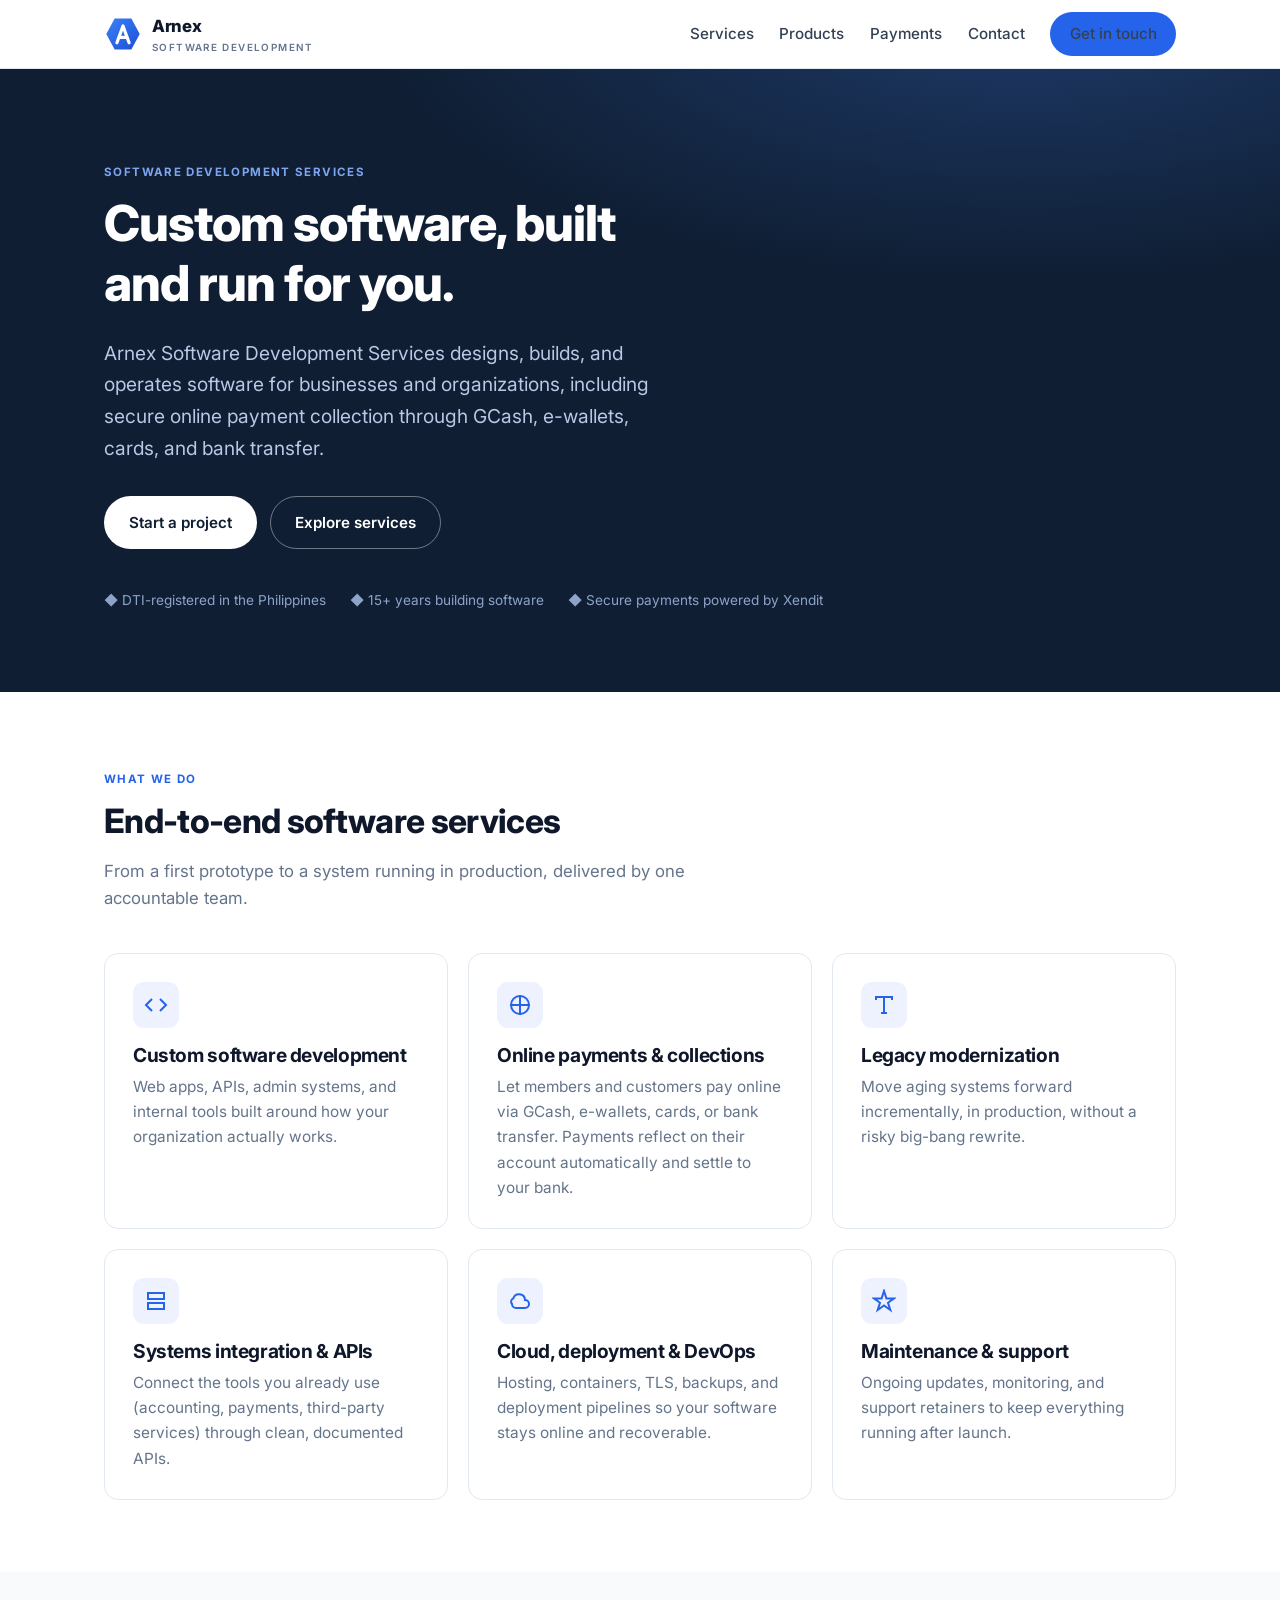
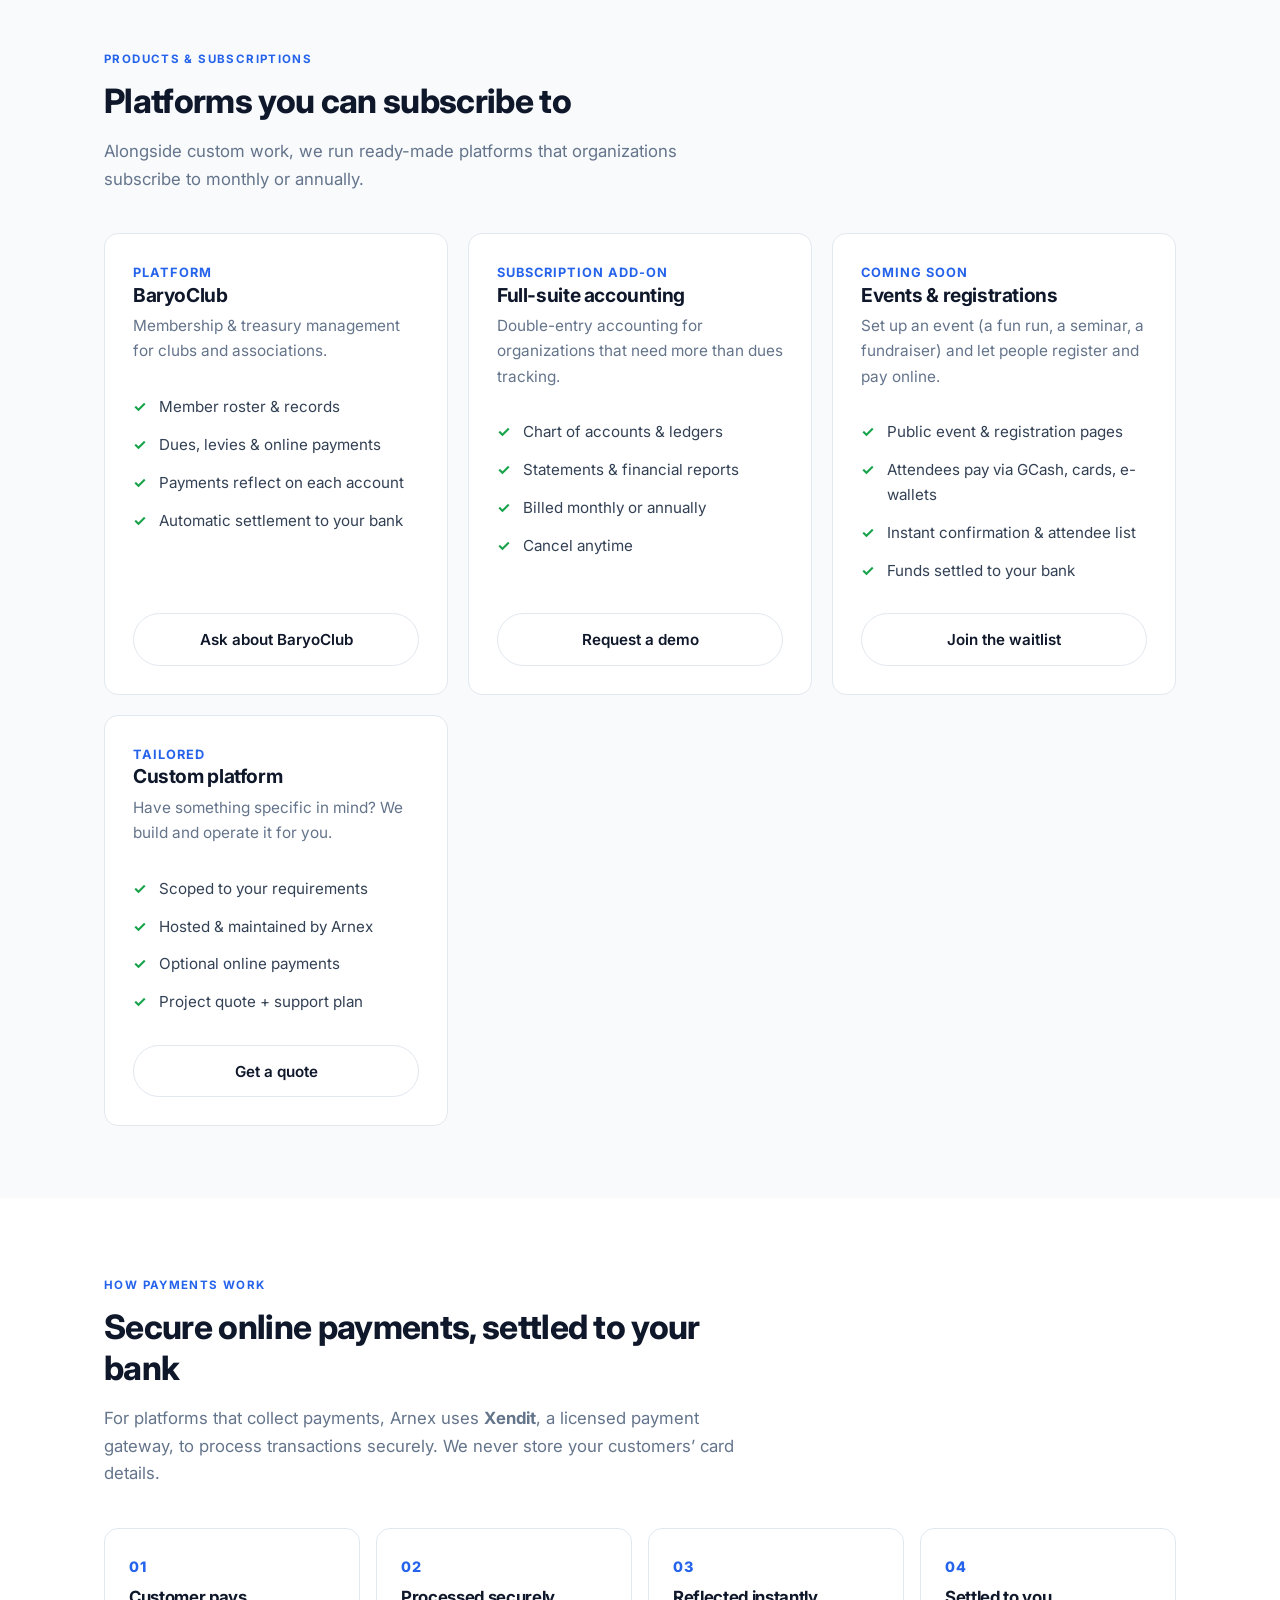
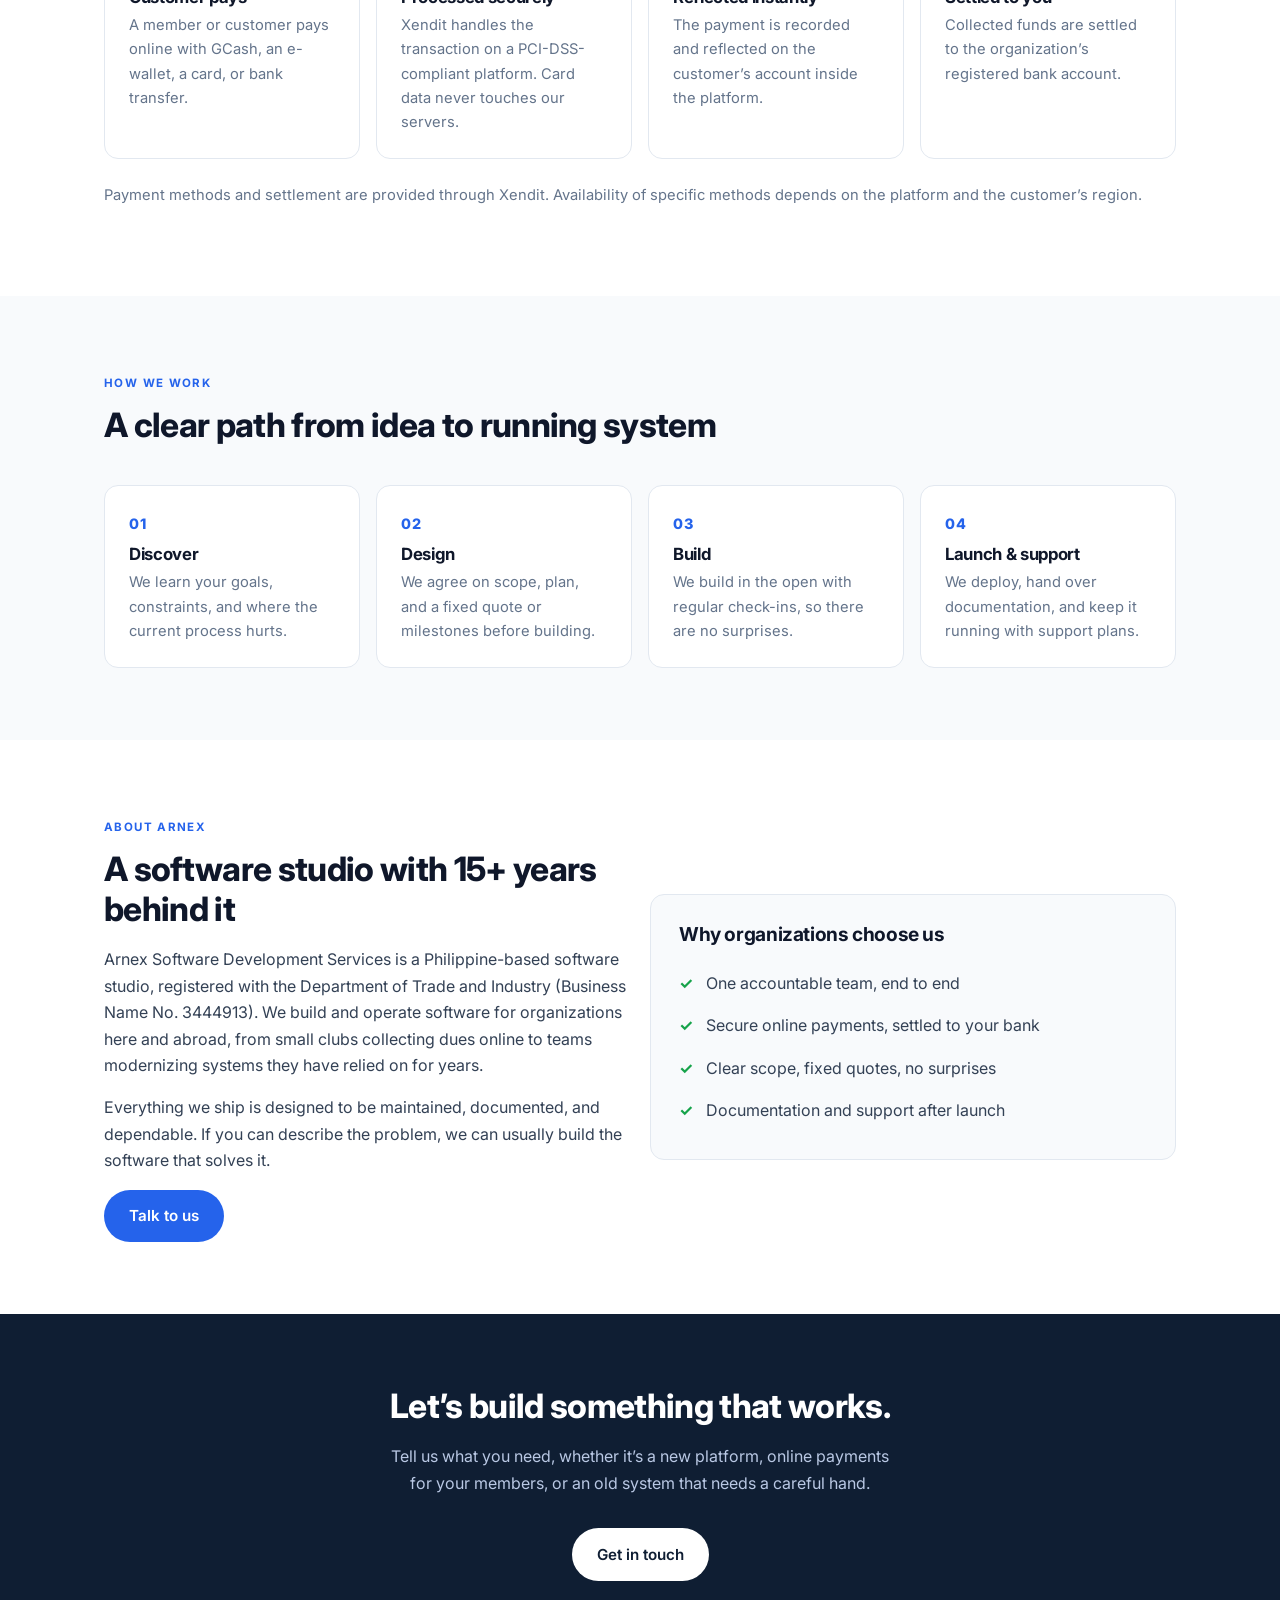
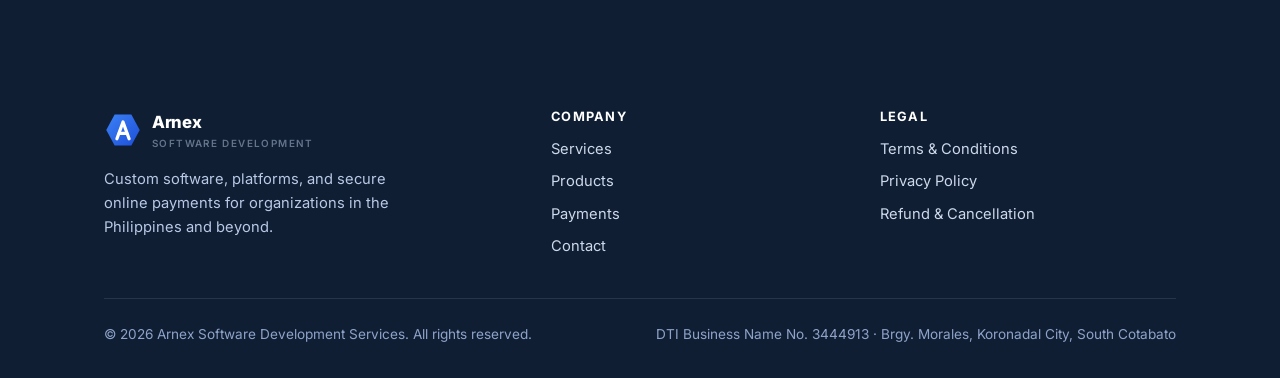
<file: index.html>
<!DOCTYPE html>
<html lang="en">
<head>
  <meta charset="UTF-8" />
  <meta name="viewport" content="width=device-width, initial-scale=1.0" />
  <title>Arnex Software Development Services | Custom software & secure online payments</title>
  <meta name="description" content="Arnex Software Development Services designs, builds, and operates custom software and secure online payment platforms for organizations in the Philippines and beyond." />
  <link rel="preconnect" href="https://fonts.googleapis.com" />
  <link rel="preconnect" href="https://fonts.gstatic.com" crossorigin />
  <link href="https://fonts.googleapis.com/css2?family=Inter:wght@400;500;600;700;800&display=swap" rel="stylesheet" />
  <link rel="stylesheet" href="/styles.css" />
  <link rel="icon" type="image/svg+xml" href="/assets/logo.svg" />
  <meta property="og:title" content="Arnex Software Development Services" />
  <meta property="og:description" content="Custom software, platforms, and secure online payments for organizations." />
  <meta property="og:type" content="website" />
  <meta property="og:url" content="https://arnexsds.com/" />
</head>
<body>

  <header class="site-header">
    <div class="wrap">
      <a class="brand" href="/">
        <img class="logo" src="/assets/logo.svg" alt="Arnex logo" width="38" height="38" />
        <span><span class="brand-name">Arnex</span><span class="brand-sub">Software Development</span></span>
      </a>
      <button class="nav-toggle" aria-label="Toggle menu" aria-expanded="false">☰</button>
      <nav class="nav">
        <a href="/services.html">Services</a>
        <a href="/#products">Products</a>
        <a href="/#payments">Payments</a>
        <a href="/contact.html">Contact</a>
        <a class="btn btn-primary" href="/contact.html">Get in touch</a>
      </nav>
    </div>
  </header>

  <!-- Hero -->
  <section class="hero">
    <div class="wrap">
      <span class="eyebrow" style="color:#7ea6f0;">Software Development Services</span>
      <h1>Custom software, built and run for you.</h1>
      <p class="lede">Arnex Software Development Services designs, builds, and operates software for businesses and organizations, including secure online payment collection through GCash, e-wallets, cards, and bank transfer.</p>
      <div class="actions">
        <a class="btn btn-light" href="/contact.html">Start a project</a>
        <a class="btn btn-outline-light" href="/services.html">Explore services</a>
      </div>
      <div class="trustline">
        <span>◆ DTI-registered in the Philippines</span>
        <span>◆ 15+ years building software</span>
        <span>◆ Secure payments powered by Xendit</span>
      </div>
    </div>
  </section>

  <!-- Services -->
  <section id="services">
    <div class="wrap">
      <div class="section-head">
        <span class="eyebrow">What we do</span>
        <h2>End-to-end software services</h2>
        <p>From a first prototype to a system running in production, delivered by one accountable team.</p>
      </div>
      <div class="grid cols-3">
        <div class="card reveal">
          <div class="ico"><svg viewBox="0 0 24 24" fill="none" stroke="currentColor" stroke-width="2"><path d="M16 18l6-6-6-6M8 6l-6 6 6 6"/></svg></div>
          <h3>Custom software development</h3>
          <p>Web apps, APIs, admin systems, and internal tools built around how your organization actually works.</p>
        </div>
        <div class="card reveal">
          <div class="ico"><svg viewBox="0 0 24 24" fill="none" stroke="currentColor" stroke-width="2"><path d="M12 2v20M2 12h20"/><circle cx="12" cy="12" r="9"/></svg></div>
          <h3>Online payments & collections</h3>
          <p>Let members and customers pay online via GCash, e-wallets, cards, or bank transfer. Payments reflect on their account automatically and settle to your bank.</p>
        </div>
        <div class="card reveal">
          <div class="ico"><svg viewBox="0 0 24 24" fill="none" stroke="currentColor" stroke-width="2"><path d="M4 7V4h16v3M9 20h6M12 4v16"/></svg></div>
          <h3>Legacy modernization</h3>
          <p>Move aging systems forward incrementally, in production, without a risky big-bang rewrite.</p>
        </div>
        <div class="card reveal">
          <div class="ico"><svg viewBox="0 0 24 24" fill="none" stroke="currentColor" stroke-width="2"><path d="M4 4h16v6H4zM4 14h16v6H4z"/></svg></div>
          <h3>Systems integration & APIs</h3>
          <p>Connect the tools you already use (accounting, payments, third-party services) through clean, documented APIs.</p>
        </div>
        <div class="card reveal">
          <div class="ico"><svg viewBox="0 0 24 24" fill="none" stroke="currentColor" stroke-width="2"><path d="M4 15a4 4 0 004 4h9a4 4 0 000-8 6 6 0 00-11.7-1.6A3.5 3.5 0 004 15z"/></svg></div>
          <h3>Cloud, deployment & DevOps</h3>
          <p>Hosting, containers, TLS, backups, and deployment pipelines so your software stays online and recoverable.</p>
        </div>
        <div class="card reveal">
          <div class="ico"><svg viewBox="0 0 24 24" fill="none" stroke="currentColor" stroke-width="2"><path d="M12 2l2.4 7.4H22l-6 4.4 2.3 7.2-6.3-4.6L5.7 21 8 13.8 2 9.4h7.6z"/></svg></div>
          <h3>Maintenance & support</h3>
          <p>Ongoing updates, monitoring, and support retainers to keep everything running after launch.</p>
        </div>
      </div>
    </div>
  </section>

  <!-- Products / Subscriptions -->
  <section id="products" class="bg-soft">
    <div class="wrap">
      <div class="section-head">
        <span class="eyebrow">Products & subscriptions</span>
        <h2>Platforms you can subscribe to</h2>
        <p>Alongside custom work, we run ready-made platforms that organizations subscribe to monthly or annually.</p>
      </div>
      <div class="grid cols-3">
        <div class="card price-card reveal">
          <span class="tag">Platform</span>
          <h3>BaryoClub</h3>
          <p style="margin-bottom:0.5rem;">Membership & treasury management for clubs and associations.</p>
          <ul>
            <li>Member roster & records</li>
            <li>Dues, levies & online payments</li>
            <li>Payments reflect on each account</li>
            <li>Automatic settlement to your bank</li>
          </ul>
          <a class="btn btn-ghost" href="/contact.html">Ask about BaryoClub</a>
        </div>
        <div class="card price-card reveal">
          <span class="tag">Subscription add-on</span>
          <h3>Full-suite accounting</h3>
          <p style="margin-bottom:0.5rem;">Double-entry accounting for organizations that need more than dues tracking.</p>
          <ul>
            <li>Chart of accounts & ledgers</li>
            <li>Statements & financial reports</li>
            <li>Billed monthly or annually</li>
            <li>Cancel anytime</li>
          </ul>
          <a class="btn btn-ghost" href="/contact.html">Request a demo</a>
        </div>
        <div class="card price-card reveal">
          <span class="tag">Coming soon</span>
          <h3>Events & registrations</h3>
          <p style="margin-bottom:0.5rem;">Set up an event (a fun run, a seminar, a fundraiser) and let people register and pay online.</p>
          <ul>
            <li>Public event & registration pages</li>
            <li>Attendees pay via GCash, cards, e-wallets</li>
            <li>Instant confirmation & attendee list</li>
            <li>Funds settled to your bank</li>
          </ul>
          <a class="btn btn-ghost" href="/contact.html">Join the waitlist</a>
        </div>
        <div class="card price-card reveal">
          <span class="tag">Tailored</span>
          <h3>Custom platform</h3>
          <p style="margin-bottom:0.5rem;">Have something specific in mind? We build and operate it for you.</p>
          <ul>
            <li>Scoped to your requirements</li>
            <li>Hosted & maintained by Arnex</li>
            <li>Optional online payments</li>
            <li>Project quote + support plan</li>
          </ul>
          <a class="btn btn-ghost" href="/contact.html">Get a quote</a>
        </div>
      </div>
    </div>
  </section>

  <!-- How payments work -->
  <section id="payments">
    <div class="wrap">
      <div class="section-head">
        <span class="eyebrow">How payments work</span>
        <h2>Secure online payments, settled to your bank</h2>
        <p>For platforms that collect payments, Arnex uses <strong>Xendit</strong>, a licensed payment gateway, to process transactions securely. We never store your customers’ card details.</p>
      </div>
      <div class="steps">
        <div class="step reveal">
          <h3>Customer pays</h3>
          <p>A member or customer pays online with GCash, an e-wallet, a card, or bank transfer.</p>
        </div>
        <div class="step reveal">
          <h3>Processed securely</h3>
          <p>Xendit handles the transaction on a PCI-DSS-compliant platform. Card data never touches our servers.</p>
        </div>
        <div class="step reveal">
          <h3>Reflected instantly</h3>
          <p>The payment is recorded and reflected on the customer’s account inside the platform.</p>
        </div>
        <div class="step reveal">
          <h3>Settled to you</h3>
          <p>Collected funds are settled to the organization’s registered bank account.</p>
        </div>
      </div>
      <p style="margin-top:1.5rem;color:var(--muted);font-size:0.92rem;">Payment methods and settlement are provided through Xendit. Availability of specific methods depends on the platform and the customer’s region.</p>
    </div>
  </section>

  <!-- Process -->
  <section class="bg-soft">
    <div class="wrap">
      <div class="section-head">
        <span class="eyebrow">How we work</span>
        <h2>A clear path from idea to running system</h2>
      </div>
      <div class="steps">
        <div class="step reveal"><h3>Discover</h3><p>We learn your goals, constraints, and where the current process hurts.</p></div>
        <div class="step reveal"><h3>Design</h3><p>We agree on scope, plan, and a fixed quote or milestones before building.</p></div>
        <div class="step reveal"><h3>Build</h3><p>We build in the open with regular check-ins, so there are no surprises.</p></div>
        <div class="step reveal"><h3>Launch & support</h3><p>We deploy, hand over documentation, and keep it running with support plans.</p></div>
      </div>
    </div>
  </section>

  <!-- About -->
  <section id="about">
    <div class="wrap">
      <div class="grid cols-2" style="align-items:center;">
        <div class="reveal">
          <span class="eyebrow">About Arnex</span>
          <h2>A software studio with 15+ years behind it</h2>
          <p>Arnex Software Development Services is a Philippine-based software studio, registered with the Department of Trade and Industry (Business Name No. 3444913). We build and operate software for organizations here and abroad, from small clubs collecting dues online to teams modernizing systems they have relied on for years.</p>
          <p>Everything we ship is designed to be maintained, documented, and dependable. If you can describe the problem, we can usually build the software that solves it.</p>
          <a class="btn btn-primary" href="/contact.html">Talk to us</a>
        </div>
        <div class="reveal">
          <div class="card" style="background:var(--bg-soft);">
            <h3 style="margin-bottom:1rem;">Why organizations choose us</h3>
            <ul style="list-style:none;padding:0;margin:0;">
              <li style="padding:0.5rem 0 0.5rem 1.7rem;position:relative;"><span style="position:absolute;left:0;color:#16a34a;font-weight:700;">✓</span> One accountable team, end to end</li>
              <li style="padding:0.5rem 0 0.5rem 1.7rem;position:relative;"><span style="position:absolute;left:0;color:#16a34a;font-weight:700;">✓</span> Secure online payments, settled to your bank</li>
              <li style="padding:0.5rem 0 0.5rem 1.7rem;position:relative;"><span style="position:absolute;left:0;color:#16a34a;font-weight:700;">✓</span> Clear scope, fixed quotes, no surprises</li>
              <li style="padding:0.5rem 0 0.5rem 1.7rem;position:relative;"><span style="position:absolute;left:0;color:#16a34a;font-weight:700;">✓</span> Documentation and support after launch</li>
            </ul>
          </div>
        </div>
      </div>
    </div>
  </section>

  <!-- CTA -->
  <section class="cta-band">
    <div class="wrap">
      <h2>Let’s build something that works.</h2>
      <p>Tell us what you need, whether it’s a new platform, online payments for your members, or an old system that needs a careful hand.</p>
      <a class="btn btn-light" href="/contact.html">Get in touch</a>
    </div>
  </section>

  <footer class="site-footer">
    <div class="wrap">
      <div class="footer-top">
        <div>
          <a class="brand" href="/"><img class="logo" src="/assets/logo.svg" alt="Arnex logo" width="38" height="38" /><span><span class="brand-name">Arnex</span><span class="brand-sub">Software Development</span></span></a>
          <p style="margin-top:1rem;max-width:34ch;">Custom software, platforms, and secure online payments for organizations in the Philippines and beyond.</p>
        </div>
        <div>
          <h4>Company</h4>
          <ul>
            <li><a href="/services.html">Services</a></li>
            <li><a href="/#products">Products</a></li>
            <li><a href="/#payments">Payments</a></li>
            <li><a href="/contact.html">Contact</a></li>
          </ul>
        </div>
        <div>
          <h4>Legal</h4>
          <ul>
            <li><a href="/terms.html">Terms &amp; Conditions</a></li>
            <li><a href="/privacy.html">Privacy Policy</a></li>
            <li><a href="/refund.html">Refund &amp; Cancellation</a></li>
          </ul>
        </div>
      </div>
      <div class="footer-bottom">
        <span>© <span data-year>2026</span> Arnex Software Development Services. All rights reserved.</span>
        <span>DTI Business Name No. 3444913 · Brgy. Morales, Koronadal City, South Cotabato</span>
      </div>
    </div>
  </footer>

  <script src="/main.js" defer></script>
</body>
</html>
</file>
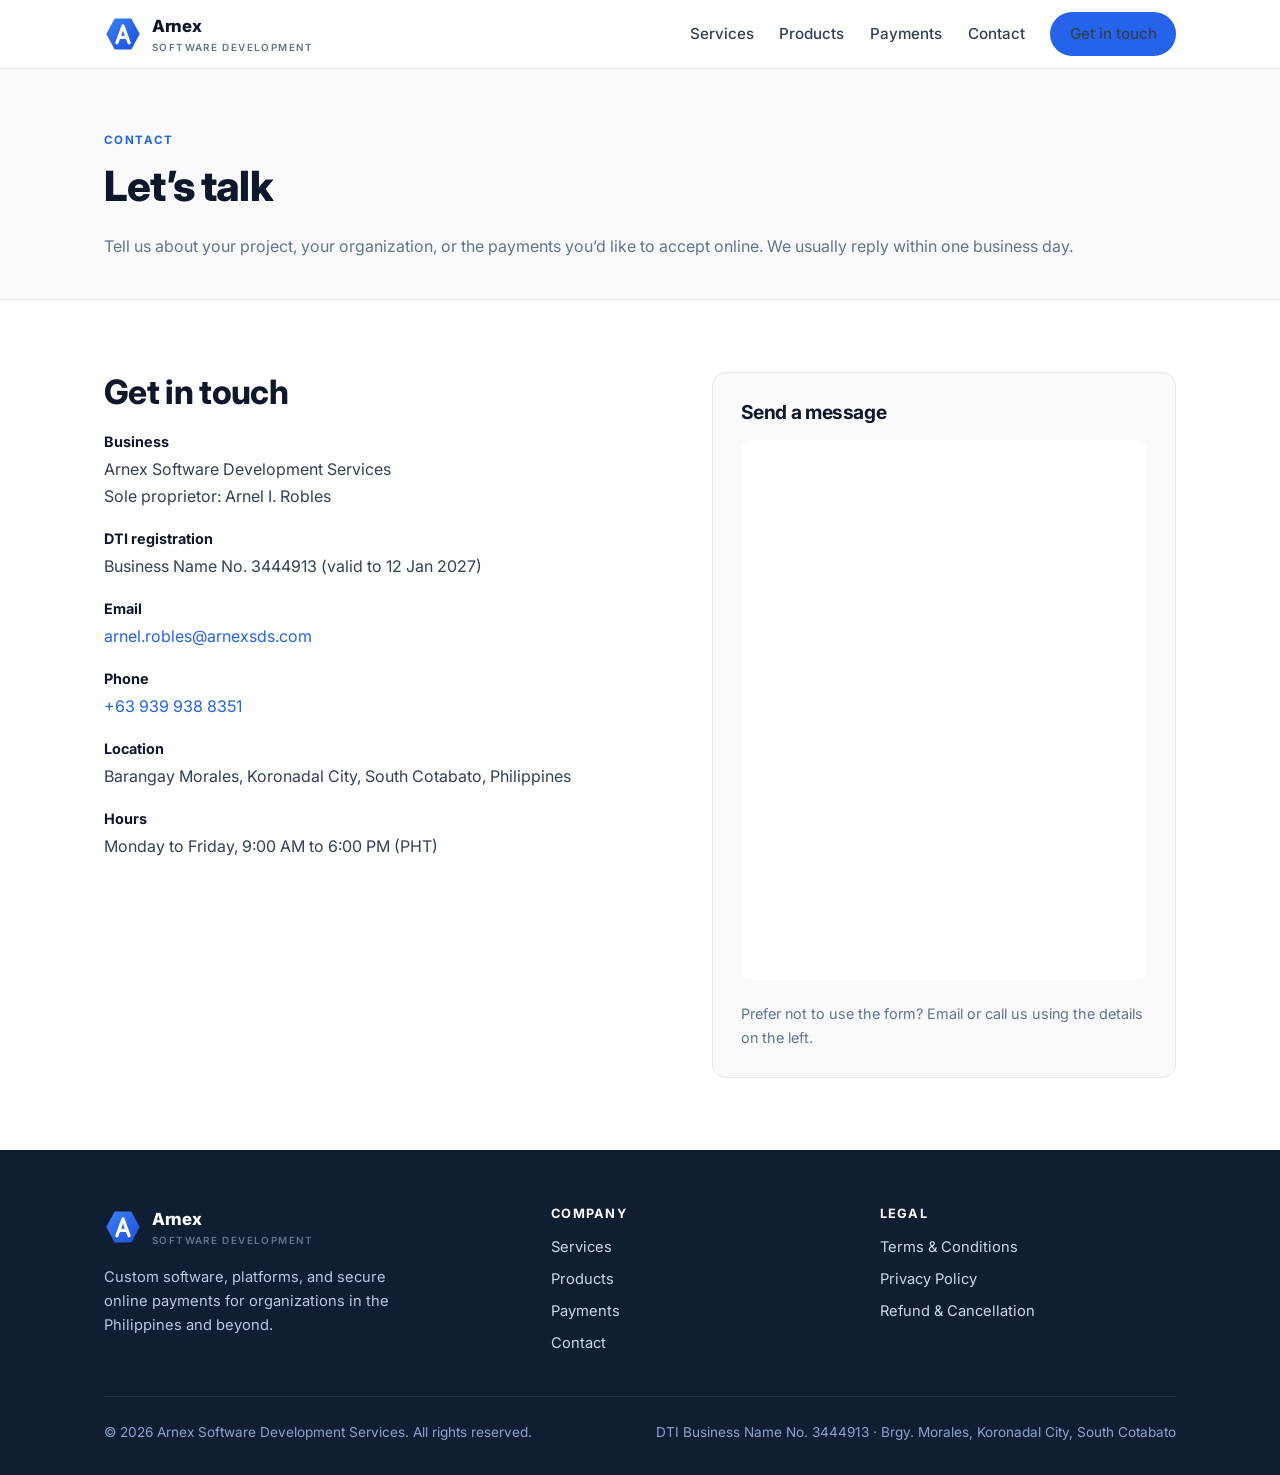
<file: contact.html>
<!DOCTYPE html>
<html lang="en">
<head>
  <meta charset="UTF-8" />
  <meta name="viewport" content="width=device-width, initial-scale=1.0" />
  <title>Contact | Arnex Software Development Services</title>
  <meta name="description" content="Contact Arnex Software Development Services in Koronadal City, Philippines. Talk to us about software, online payments, subscriptions, and events." />
  <link rel="preconnect" href="https://fonts.googleapis.com" />
  <link rel="preconnect" href="https://fonts.gstatic.com" crossorigin />
  <link href="https://fonts.googleapis.com/css2?family=Inter:wght@400;500;600;700;800&display=swap" rel="stylesheet" />
  <link rel="stylesheet" href="/styles.css" />
  <link rel="icon" type="image/svg+xml" href="/assets/logo.svg" />
</head>
<body>

  <header class="site-header">
    <div class="wrap">
      <a class="brand" href="/">
        <img class="logo" src="/assets/logo.svg" alt="Arnex logo" width="38" height="38" />
        <span><span class="brand-name">Arnex</span><span class="brand-sub">Software Development</span></span>
      </a>
      <button class="nav-toggle" aria-label="Toggle menu" aria-expanded="false">☰</button>
      <nav class="nav">
        <a href="/services.html">Services</a>
        <a href="/#products">Products</a>
        <a href="/#payments">Payments</a>
        <a href="/contact.html">Contact</a>
        <a class="btn btn-primary" href="/contact.html">Get in touch</a>
      </nav>
    </div>
  </header>

  <div class="page-head">
    <div class="wrap">
      <span class="eyebrow">Contact</span>
      <h1>Let’s talk</h1>
      <p>Tell us about your project, your organization, or the payments you’d like to accept online. We usually reply within one business day.</p>
    </div>
  </div>

  <section>
    <div class="wrap">
      <div class="contact-grid">

        <!-- Contact details -->
        <div>
          <h2>Get in touch</h2>
          <dl class="contact-info">
            <dt>Business</dt>
            <dd>Arnex Software Development Services<br />Sole proprietor: Arnel I. Robles</dd>

            <dt>DTI registration</dt>
            <dd>Business Name No. 3444913 (valid to 12 Jan 2027)</dd>

            <dt>Email</dt>
            <dd><a data-email data-user="arnel.robles" data-domain="arnexsds.com" href="#">loading…</a></dd>

            <dt>Phone</dt>
            <dd><a data-phone="+639399388351" data-display="+63 939 938 8351" href="#">loading…</a></dd>

            <dt>Location</dt>
            <dd>Barangay Morales, Koronadal City, South Cotabato, Philippines</dd>

            <dt>Hours</dt>
            <dd>Monday to Friday, 9:00 AM to 6:00 PM (PHT)</dd>
          </dl>
        </div>

        <!-- Contact form -->
        <div>
          <div class="card" style="background:var(--bg-soft);">
            <h3 style="margin-bottom:1rem;">Send a message</h3>
            <iframe
              title="Contact Arnex Software Development Services"
              src="https://arnelirobles.typeform.com/to/hZPxpNjz"
              style="width:100%;height:540px;border:0;border-radius:10px;background:#fff;"
              allow="camera; microphone; autoplay; encrypted-media;"
              loading="lazy"></iframe>
            <p style="margin:0.9rem 0 0;font-size:0.9rem;color:var(--muted);">Prefer not to use the form? Email or call us using the details on the left.</p>
          </div>
        </div>

      </div>
    </div>
  </section>

  <footer class="site-footer">
    <div class="wrap">
      <div class="footer-top">
        <div>
          <a class="brand" href="/"><img class="logo" src="/assets/logo.svg" alt="Arnex logo" width="38" height="38" /><span><span class="brand-name">Arnex</span><span class="brand-sub">Software Development</span></span></a>
          <p style="margin-top:1rem;max-width:34ch;">Custom software, platforms, and secure online payments for organizations in the Philippines and beyond.</p>
        </div>
        <div>
          <h4>Company</h4>
          <ul>
            <li><a href="/services.html">Services</a></li>
            <li><a href="/#products">Products</a></li>
            <li><a href="/#payments">Payments</a></li>
            <li><a href="/contact.html">Contact</a></li>
          </ul>
        </div>
        <div>
          <h4>Legal</h4>
          <ul>
            <li><a href="/terms.html">Terms &amp; Conditions</a></li>
            <li><a href="/privacy.html">Privacy Policy</a></li>
            <li><a href="/refund.html">Refund &amp; Cancellation</a></li>
          </ul>
        </div>
      </div>
      <div class="footer-bottom">
        <span>© <span data-year>2026</span> Arnex Software Development Services. All rights reserved.</span>
        <span>DTI Business Name No. 3444913 · Brgy. Morales, Koronadal City, South Cotabato</span>
      </div>
    </div>
  </footer>

  <script src="/main.js" defer></script>
</body>
</html>
</file>
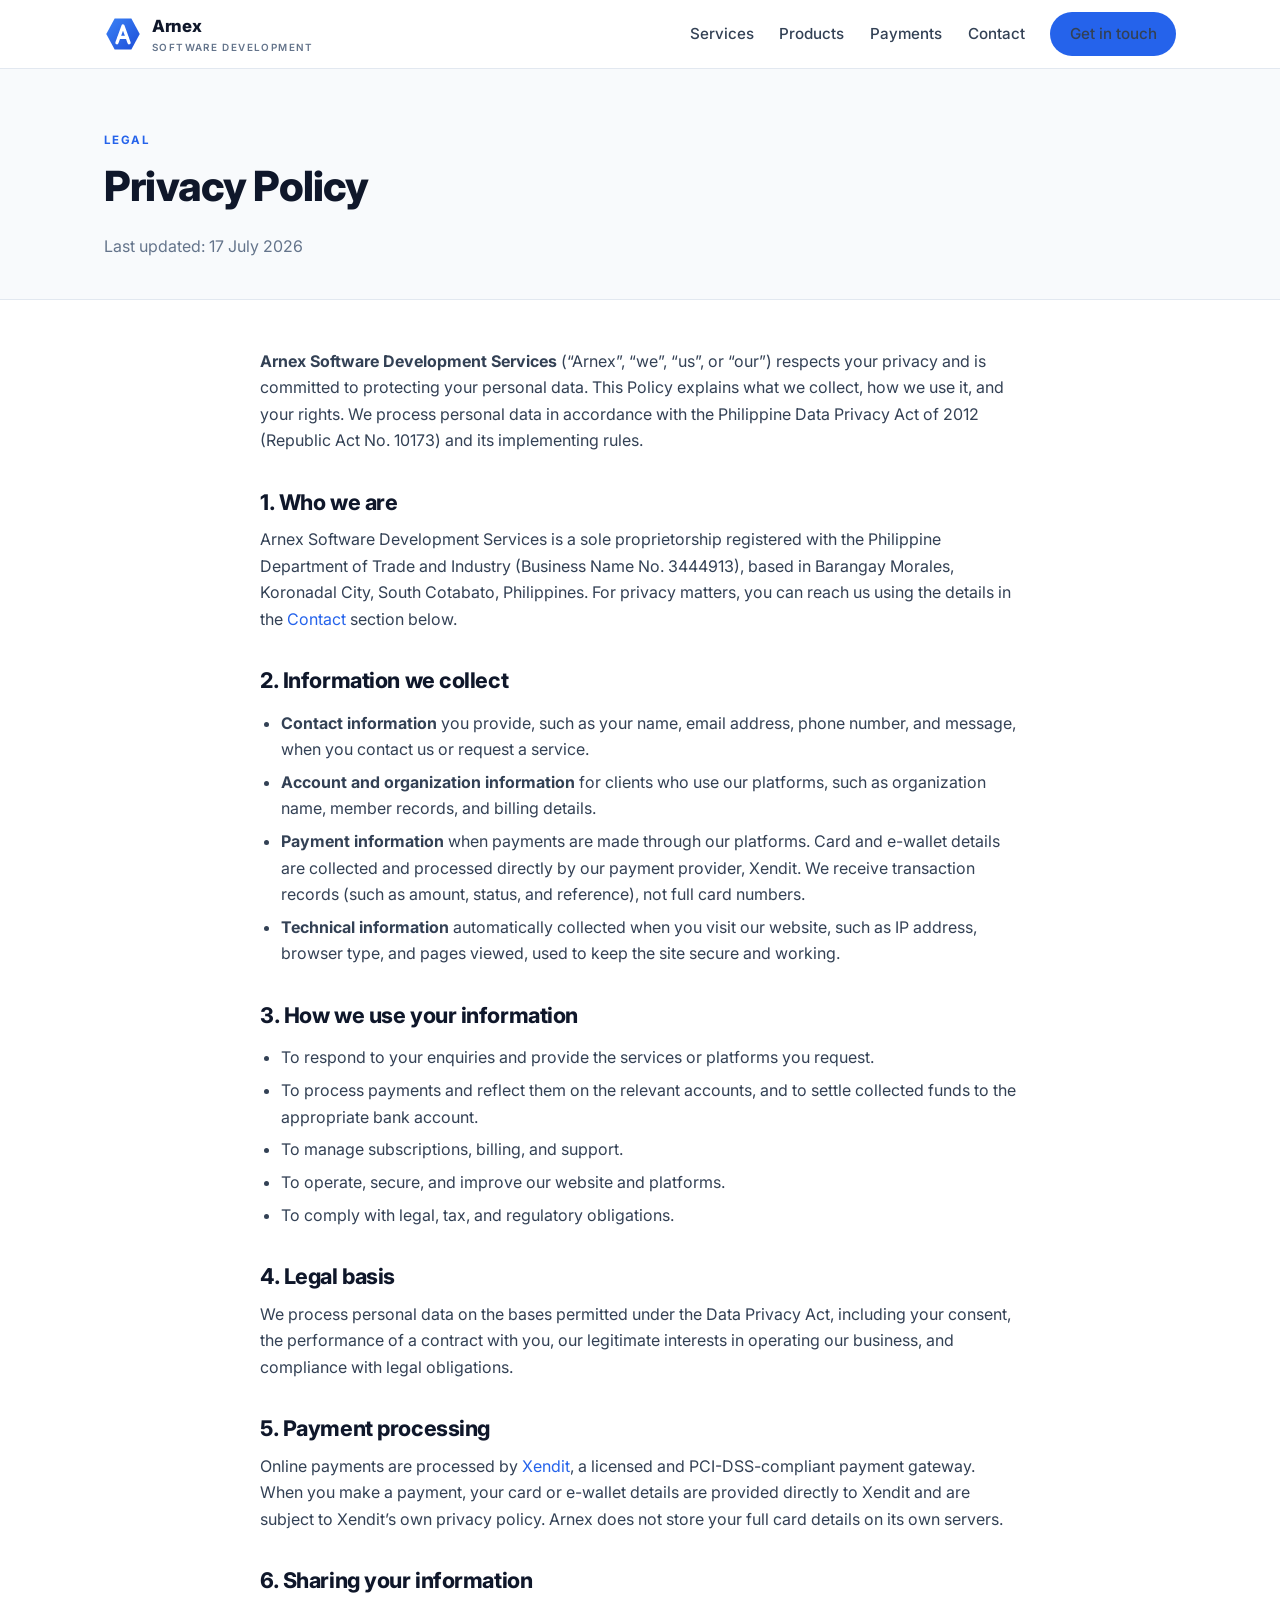
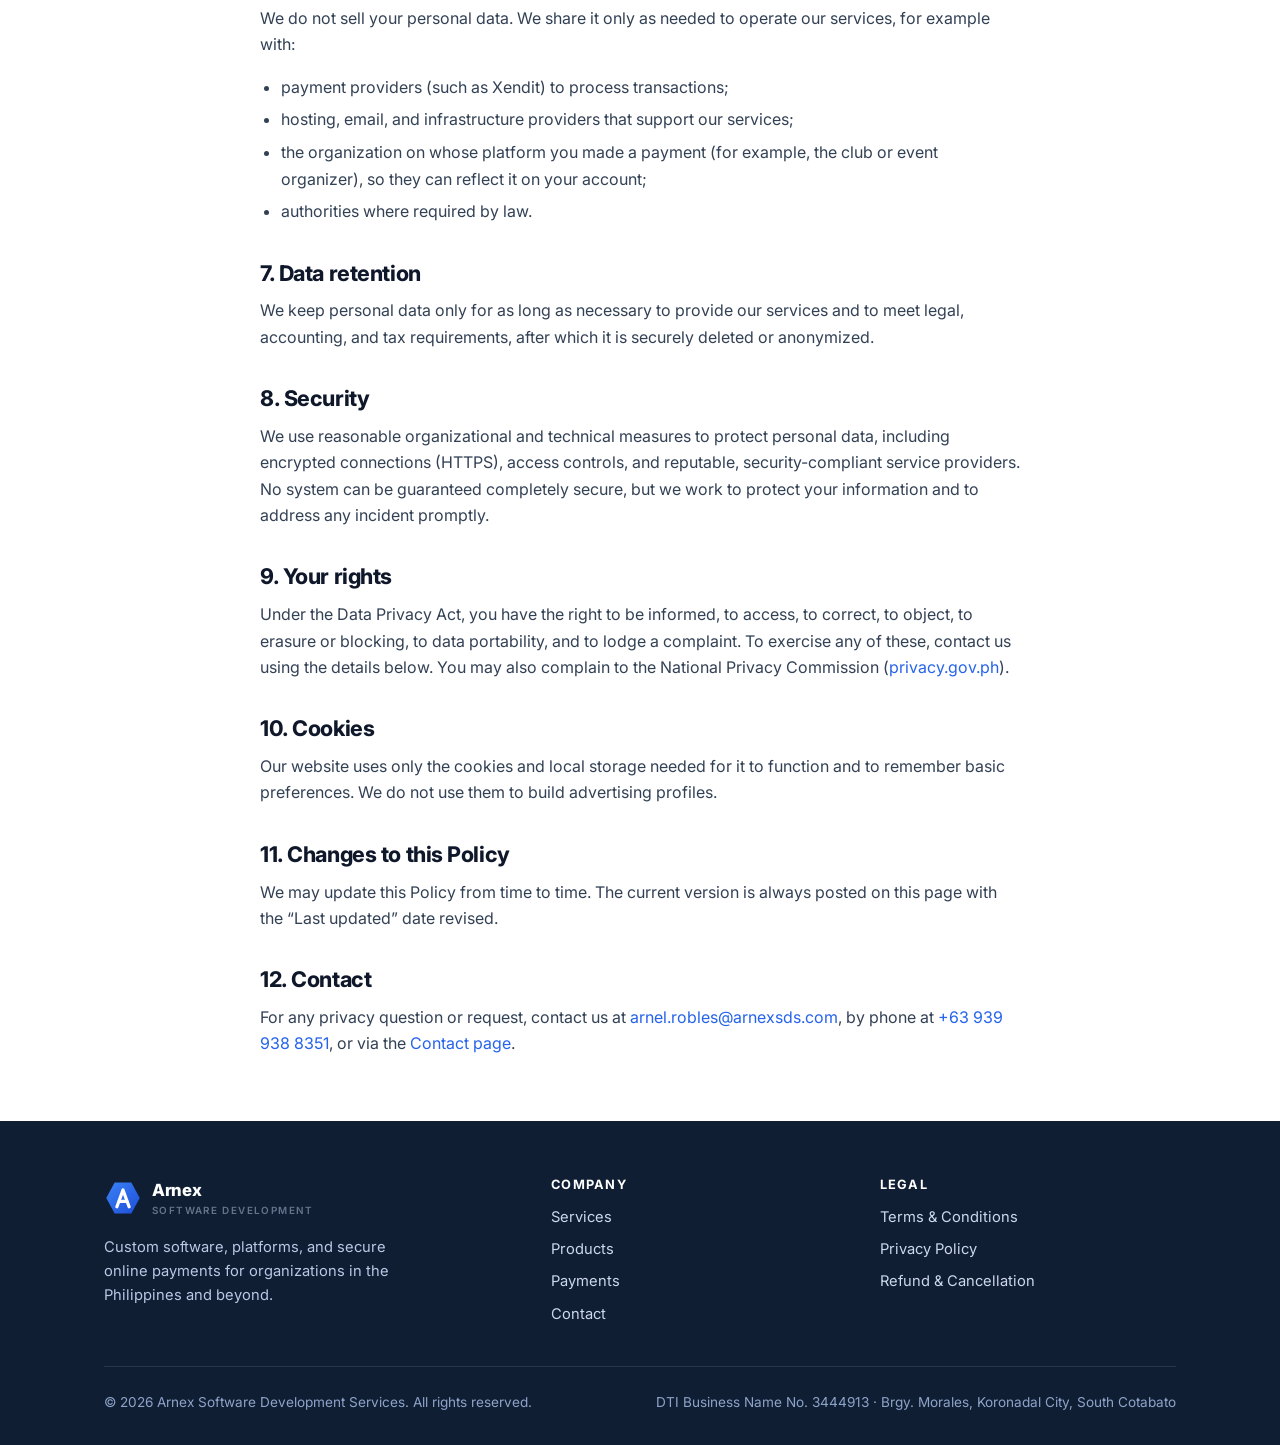
<file: privacy.html>
<!DOCTYPE html>
<html lang="en">
<head>
  <meta charset="UTF-8" />
  <meta name="viewport" content="width=device-width, initial-scale=1.0" />
  <title>Privacy Policy | Arnex Software Development Services</title>
  <meta name="description" content="How Arnex Software Development Services collects, uses, and protects personal data, in line with the Philippine Data Privacy Act of 2012." />
  <link rel="preconnect" href="https://fonts.googleapis.com" />
  <link rel="preconnect" href="https://fonts.gstatic.com" crossorigin />
  <link href="https://fonts.googleapis.com/css2?family=Inter:wght@400;500;600;700;800&display=swap" rel="stylesheet" />
  <link rel="stylesheet" href="/styles.css" />
  <link rel="icon" type="image/svg+xml" href="/assets/logo.svg" />
</head>
<body>

  <header class="site-header">
    <div class="wrap">
      <a class="brand" href="/">
        <img class="logo" src="/assets/logo.svg" alt="Arnex logo" width="38" height="38" />
        <span><span class="brand-name">Arnex</span><span class="brand-sub">Software Development</span></span>
      </a>
      <button class="nav-toggle" aria-label="Toggle menu" aria-expanded="false">☰</button>
      <nav class="nav">
        <a href="/services.html">Services</a>
        <a href="/#products">Products</a>
        <a href="/#payments">Payments</a>
        <a href="/contact.html">Contact</a>
        <a class="btn btn-primary" href="/contact.html">Get in touch</a>
      </nav>
    </div>
  </header>

  <div class="page-head">
    <div class="wrap">
      <span class="eyebrow">Legal</span>
      <h1>Privacy Policy</h1>
      <p class="updated">Last updated: 17 July 2026</p>
    </div>
  </div>

  <div class="wrap">
    <div class="prose">
      <p><strong>Arnex Software Development Services</strong> (“Arnex”, “we”, “us”, or “our”) respects your privacy and is committed to protecting your personal data. This Policy explains what we collect, how we use it, and your rights. We process personal data in accordance with the Philippine Data Privacy Act of 2012 (Republic Act No. 10173) and its implementing rules.</p>

      <h2>1. Who we are</h2>
      <p>Arnex Software Development Services is a sole proprietorship registered with the Philippine Department of Trade and Industry (Business Name No. 3444913), based in Barangay Morales, Koronadal City, South Cotabato, Philippines. For privacy matters, you can reach us using the details in the <a href="#contact">Contact</a> section below.</p>

      <h2>2. Information we collect</h2>
      <ul>
        <li><strong>Contact information</strong> you provide, such as your name, email address, phone number, and message, when you contact us or request a service.</li>
        <li><strong>Account and organization information</strong> for clients who use our platforms, such as organization name, member records, and billing details.</li>
        <li><strong>Payment information</strong> when payments are made through our platforms. Card and e-wallet details are collected and processed directly by our payment provider, Xendit. We receive transaction records (such as amount, status, and reference), not full card numbers.</li>
        <li><strong>Technical information</strong> automatically collected when you visit our website, such as IP address, browser type, and pages viewed, used to keep the site secure and working.</li>
      </ul>

      <h2>3. How we use your information</h2>
      <ul>
        <li>To respond to your enquiries and provide the services or platforms you request.</li>
        <li>To process payments and reflect them on the relevant accounts, and to settle collected funds to the appropriate bank account.</li>
        <li>To manage subscriptions, billing, and support.</li>
        <li>To operate, secure, and improve our website and platforms.</li>
        <li>To comply with legal, tax, and regulatory obligations.</li>
      </ul>

      <h2>4. Legal basis</h2>
      <p>We process personal data on the bases permitted under the Data Privacy Act, including your consent, the performance of a contract with you, our legitimate interests in operating our business, and compliance with legal obligations.</p>

      <h2>5. Payment processing</h2>
      <p>Online payments are processed by <a href="https://www.xendit.co" target="_blank" rel="noopener">Xendit</a>, a licensed and PCI-DSS-compliant payment gateway. When you make a payment, your card or e-wallet details are provided directly to Xendit and are subject to Xendit’s own privacy policy. Arnex does not store your full card details on its own servers.</p>

      <h2>6. Sharing your information</h2>
      <p>We do not sell your personal data. We share it only as needed to operate our services, for example with:</p>
      <ul>
        <li>payment providers (such as Xendit) to process transactions;</li>
        <li>hosting, email, and infrastructure providers that support our services;</li>
        <li>the organization on whose platform you made a payment (for example, the club or event organizer), so they can reflect it on your account;</li>
        <li>authorities where required by law.</li>
      </ul>

      <h2>7. Data retention</h2>
      <p>We keep personal data only for as long as necessary to provide our services and to meet legal, accounting, and tax requirements, after which it is securely deleted or anonymized.</p>

      <h2>8. Security</h2>
      <p>We use reasonable organizational and technical measures to protect personal data, including encrypted connections (HTTPS), access controls, and reputable, security-compliant service providers. No system can be guaranteed completely secure, but we work to protect your information and to address any incident promptly.</p>

      <h2>9. Your rights</h2>
      <p>Under the Data Privacy Act, you have the right to be informed, to access, to correct, to object, to erasure or blocking, to data portability, and to lodge a complaint. To exercise any of these, contact us using the details below. You may also complain to the National Privacy Commission (<a href="https://www.privacy.gov.ph" target="_blank" rel="noopener">privacy.gov.ph</a>).</p>

      <h2>10. Cookies</h2>
      <p>Our website uses only the cookies and local storage needed for it to function and to remember basic preferences. We do not use them to build advertising profiles.</p>

      <h2>11. Changes to this Policy</h2>
      <p>We may update this Policy from time to time. The current version is always posted on this page with the “Last updated” date revised.</p>

      <h2 id="contact">12. Contact</h2>
      <p>For any privacy question or request, contact us at <a data-email data-user="arnel.robles" data-domain="arnexsds.com" href="#">our email</a>, by phone at <a data-phone="+639399388351" data-display="+63 939 938 8351" href="#">our number</a>, or via the <a href="/contact.html">Contact page</a>.</p>
    </div>
  </div>

  <footer class="site-footer">
    <div class="wrap">
      <div class="footer-top">
        <div>
          <a class="brand" href="/"><img class="logo" src="/assets/logo.svg" alt="Arnex logo" width="38" height="38" /><span><span class="brand-name">Arnex</span><span class="brand-sub">Software Development</span></span></a>
          <p style="margin-top:1rem;max-width:34ch;">Custom software, platforms, and secure online payments for organizations in the Philippines and beyond.</p>
        </div>
        <div>
          <h4>Company</h4>
          <ul>
            <li><a href="/services.html">Services</a></li>
            <li><a href="/#products">Products</a></li>
            <li><a href="/#payments">Payments</a></li>
            <li><a href="/contact.html">Contact</a></li>
          </ul>
        </div>
        <div>
          <h4>Legal</h4>
          <ul>
            <li><a href="/terms.html">Terms &amp; Conditions</a></li>
            <li><a href="/privacy.html">Privacy Policy</a></li>
            <li><a href="/refund.html">Refund &amp; Cancellation</a></li>
          </ul>
        </div>
      </div>
      <div class="footer-bottom">
        <span>© <span data-year>2026</span> Arnex Software Development Services. All rights reserved.</span>
        <span>DTI Business Name No. 3444913 · Brgy. Morales, Koronadal City, South Cotabato</span>
      </div>
    </div>
  </footer>

  <script src="/main.js" defer></script>
</body>
</html>
</file>
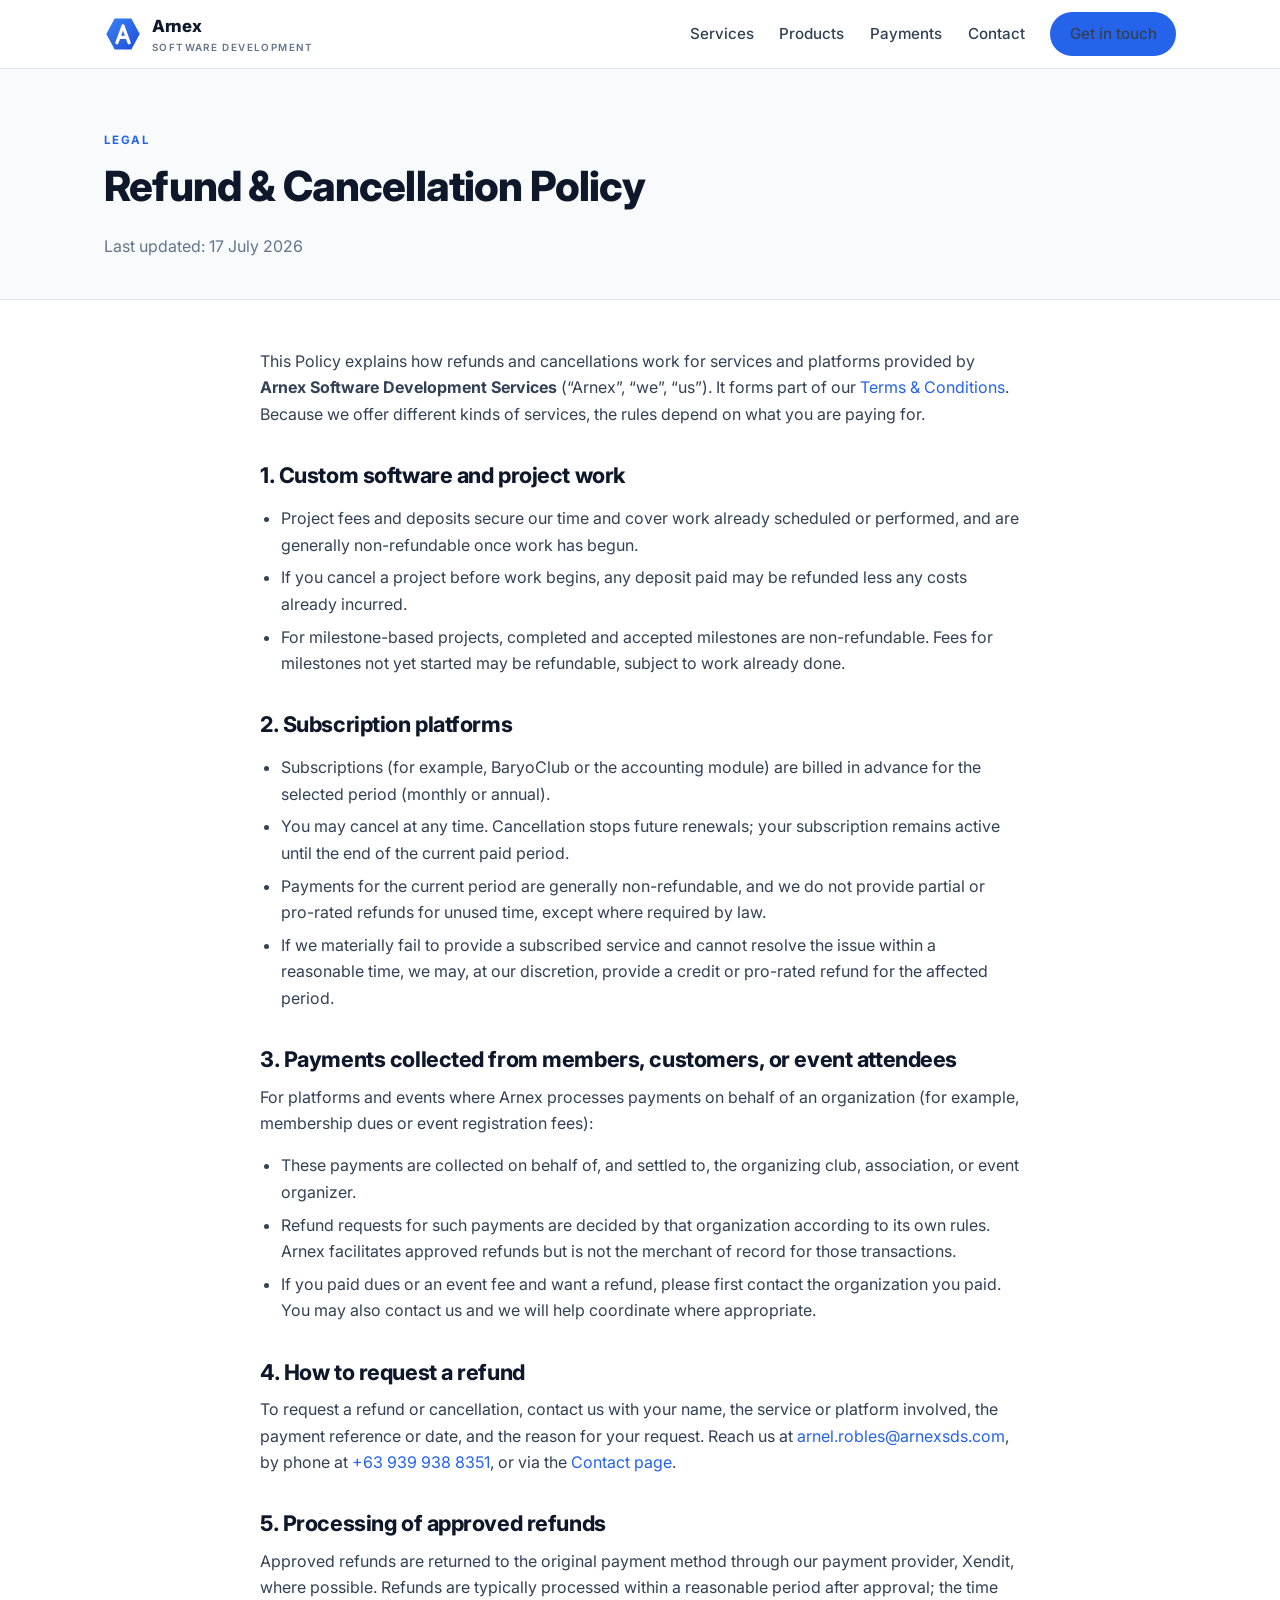
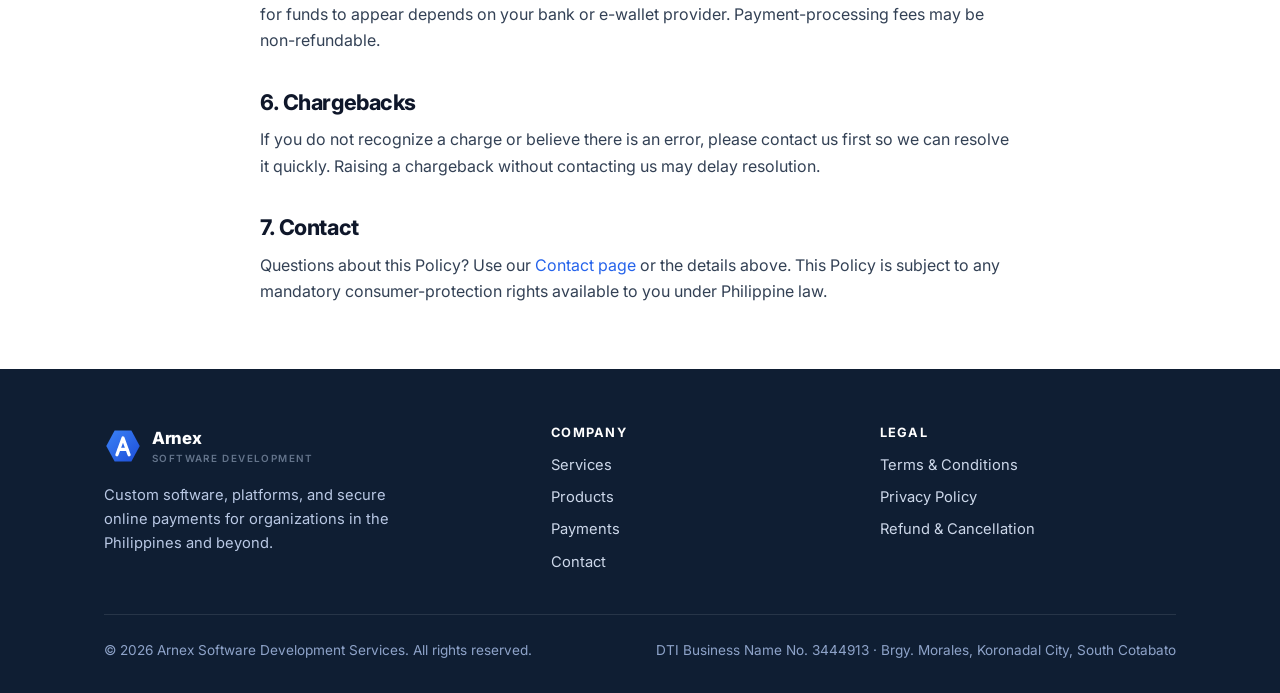
<file: refund.html>
<!DOCTYPE html>
<html lang="en">
<head>
  <meta charset="UTF-8" />
  <meta name="viewport" content="width=device-width, initial-scale=1.0" />
  <title>Refund & Cancellation Policy | Arnex Software Development Services</title>
  <meta name="description" content="Arnex Software Development Services refund and cancellation policy for project work, subscriptions, and payments collected on behalf of organizations." />
  <link rel="preconnect" href="https://fonts.googleapis.com" />
  <link rel="preconnect" href="https://fonts.gstatic.com" crossorigin />
  <link href="https://fonts.googleapis.com/css2?family=Inter:wght@400;500;600;700;800&display=swap" rel="stylesheet" />
  <link rel="stylesheet" href="/styles.css" />
  <link rel="icon" type="image/svg+xml" href="/assets/logo.svg" />
</head>
<body>

  <header class="site-header">
    <div class="wrap">
      <a class="brand" href="/">
        <img class="logo" src="/assets/logo.svg" alt="Arnex logo" width="38" height="38" />
        <span><span class="brand-name">Arnex</span><span class="brand-sub">Software Development</span></span>
      </a>
      <button class="nav-toggle" aria-label="Toggle menu" aria-expanded="false">☰</button>
      <nav class="nav">
        <a href="/services.html">Services</a>
        <a href="/#products">Products</a>
        <a href="/#payments">Payments</a>
        <a href="/contact.html">Contact</a>
        <a class="btn btn-primary" href="/contact.html">Get in touch</a>
      </nav>
    </div>
  </header>

  <div class="page-head">
    <div class="wrap">
      <span class="eyebrow">Legal</span>
      <h1>Refund &amp; Cancellation Policy</h1>
      <p class="updated">Last updated: 17 July 2026</p>
    </div>
  </div>

  <div class="wrap">
    <div class="prose">
      <p>This Policy explains how refunds and cancellations work for services and platforms provided by <strong>Arnex Software Development Services</strong> (“Arnex”, “we”, “us”). It forms part of our <a href="/terms.html">Terms &amp; Conditions</a>. Because we offer different kinds of services, the rules depend on what you are paying for.</p>

      <h2>1. Custom software and project work</h2>
      <ul>
        <li>Project fees and deposits secure our time and cover work already scheduled or performed, and are generally non-refundable once work has begun.</li>
        <li>If you cancel a project before work begins, any deposit paid may be refunded less any costs already incurred.</li>
        <li>For milestone-based projects, completed and accepted milestones are non-refundable. Fees for milestones not yet started may be refundable, subject to work already done.</li>
      </ul>

      <h2>2. Subscription platforms</h2>
      <ul>
        <li>Subscriptions (for example, BaryoClub or the accounting module) are billed in advance for the selected period (monthly or annual).</li>
        <li>You may cancel at any time. Cancellation stops future renewals; your subscription remains active until the end of the current paid period.</li>
        <li>Payments for the current period are generally non-refundable, and we do not provide partial or pro-rated refunds for unused time, except where required by law.</li>
        <li>If we materially fail to provide a subscribed service and cannot resolve the issue within a reasonable time, we may, at our discretion, provide a credit or pro-rated refund for the affected period.</li>
      </ul>

      <h2>3. Payments collected from members, customers, or event attendees</h2>
      <p>For platforms and events where Arnex processes payments on behalf of an organization (for example, membership dues or event registration fees):</p>
      <ul>
        <li>These payments are collected on behalf of, and settled to, the organizing club, association, or event organizer.</li>
        <li>Refund requests for such payments are decided by that organization according to its own rules. Arnex facilitates approved refunds but is not the merchant of record for those transactions.</li>
        <li>If you paid dues or an event fee and want a refund, please first contact the organization you paid. You may also contact us and we will help coordinate where appropriate.</li>
      </ul>

      <h2>4. How to request a refund</h2>
      <p>To request a refund or cancellation, contact us with your name, the service or platform involved, the payment reference or date, and the reason for your request. Reach us at <a data-email data-user="arnel.robles" data-domain="arnexsds.com" href="#">our email</a>, by phone at <a data-phone="+639399388351" data-display="+63 939 938 8351" href="#">our number</a>, or via the <a href="/contact.html">Contact page</a>.</p>

      <h2>5. Processing of approved refunds</h2>
      <p>Approved refunds are returned to the original payment method through our payment provider, Xendit, where possible. Refunds are typically processed within a reasonable period after approval; the time for funds to appear depends on your bank or e-wallet provider. Payment-processing fees may be non-refundable.</p>

      <h2>6. Chargebacks</h2>
      <p>If you do not recognize a charge or believe there is an error, please contact us first so we can resolve it quickly. Raising a chargeback without contacting us may delay resolution.</p>

      <h2>7. Contact</h2>
      <p>Questions about this Policy? Use our <a href="/contact.html">Contact page</a> or the details above. This Policy is subject to any mandatory consumer-protection rights available to you under Philippine law.</p>
    </div>
  </div>

  <footer class="site-footer">
    <div class="wrap">
      <div class="footer-top">
        <div>
          <a class="brand" href="/"><img class="logo" src="/assets/logo.svg" alt="Arnex logo" width="38" height="38" /><span><span class="brand-name">Arnex</span><span class="brand-sub">Software Development</span></span></a>
          <p style="margin-top:1rem;max-width:34ch;">Custom software, platforms, and secure online payments for organizations in the Philippines and beyond.</p>
        </div>
        <div>
          <h4>Company</h4>
          <ul>
            <li><a href="/services.html">Services</a></li>
            <li><a href="/#products">Products</a></li>
            <li><a href="/#payments">Payments</a></li>
            <li><a href="/contact.html">Contact</a></li>
          </ul>
        </div>
        <div>
          <h4>Legal</h4>
          <ul>
            <li><a href="/terms.html">Terms &amp; Conditions</a></li>
            <li><a href="/privacy.html">Privacy Policy</a></li>
            <li><a href="/refund.html">Refund &amp; Cancellation</a></li>
          </ul>
        </div>
      </div>
      <div class="footer-bottom">
        <span>© <span data-year>2026</span> Arnex Software Development Services. All rights reserved.</span>
        <span>DTI Business Name No. 3444913 · Brgy. Morales, Koronadal City, South Cotabato</span>
      </div>
    </div>
  </footer>

  <script src="/main.js" defer></script>
</body>
</html>
</file>
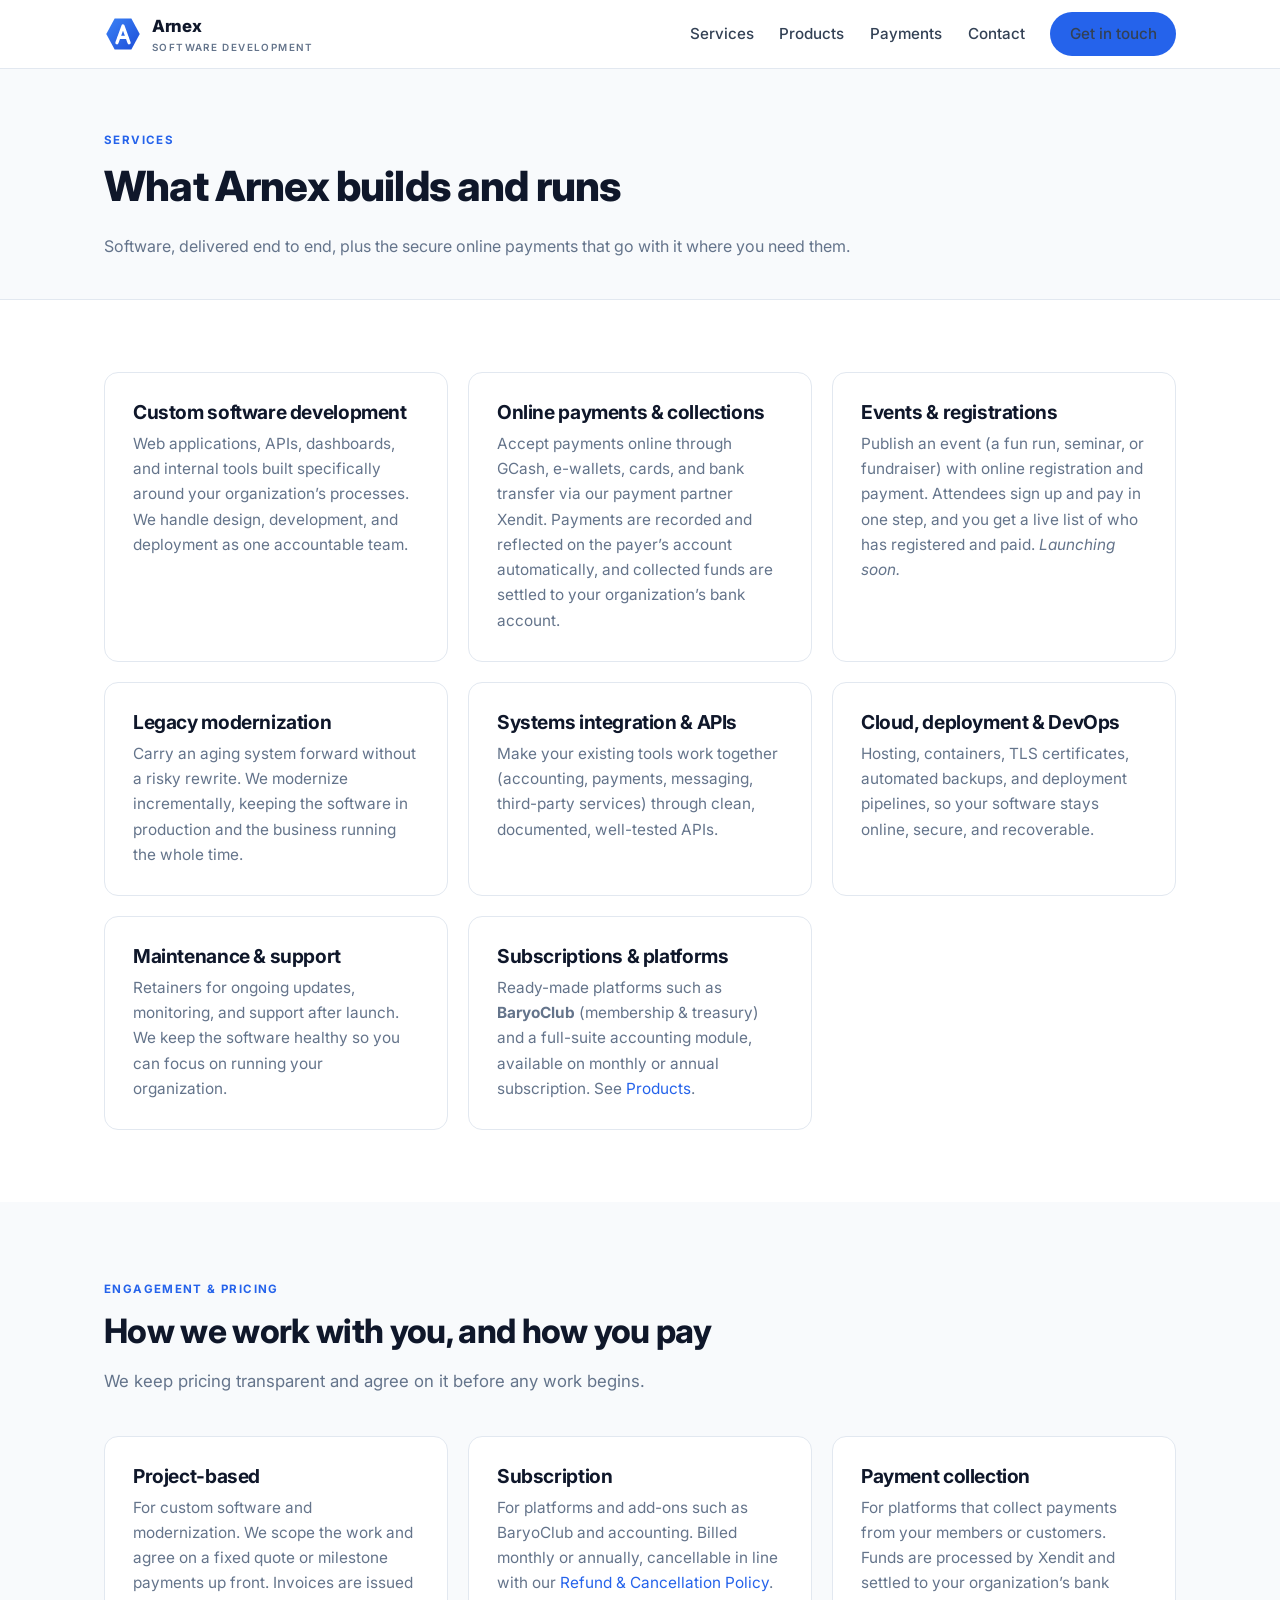
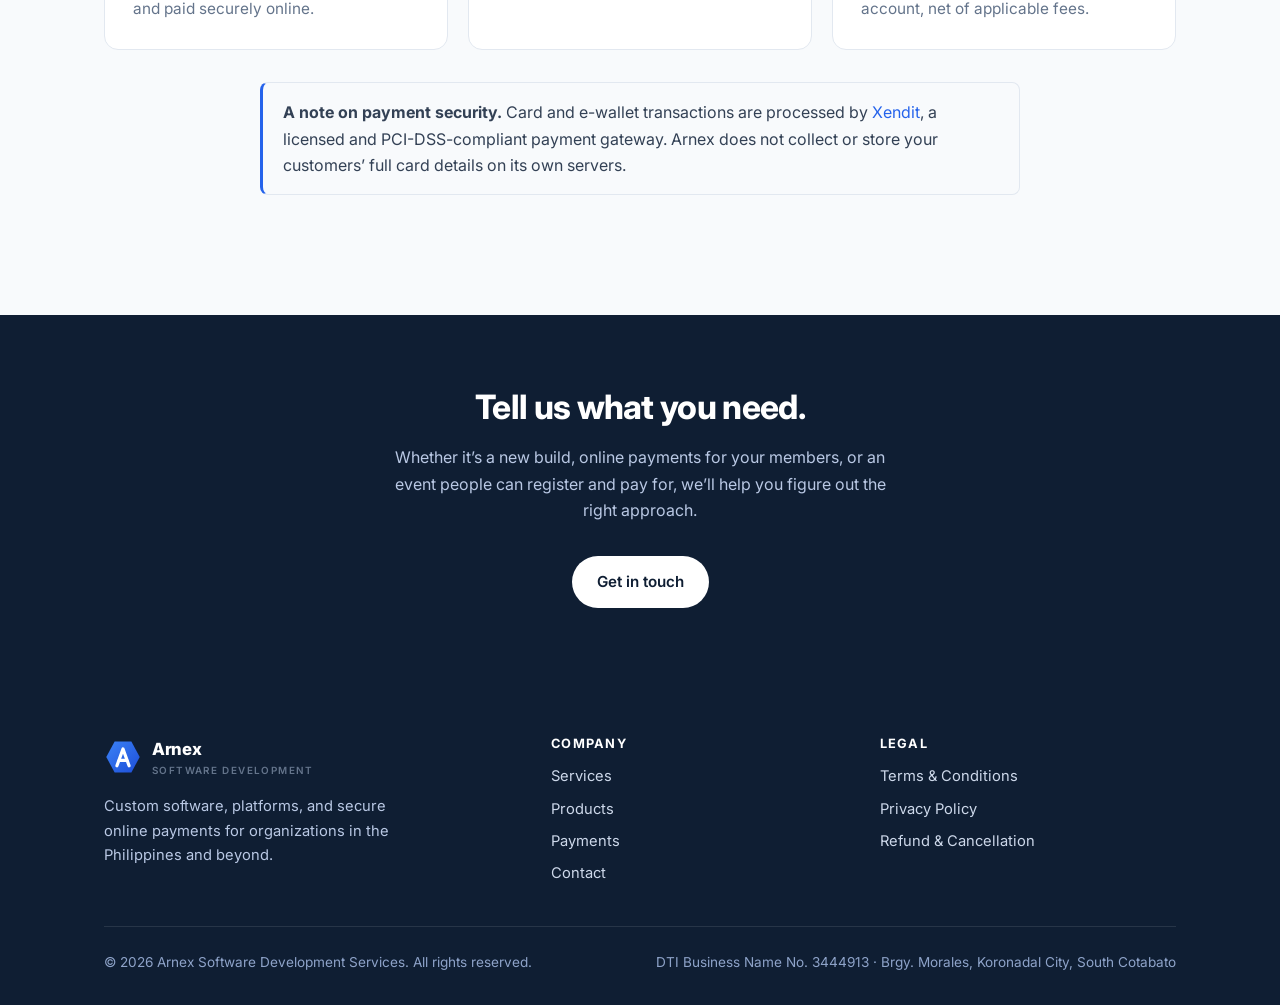
<file: services.html>
<!DOCTYPE html>
<html lang="en">
<head>
  <meta charset="UTF-8" />
  <meta name="viewport" content="width=device-width, initial-scale=1.0" />
  <title>Services | Arnex Software Development Services</title>
  <meta name="description" content="Custom software development, online payments and collections, event registrations, modernization, integration, and support from Arnex Software Development Services." />
  <link rel="preconnect" href="https://fonts.googleapis.com" />
  <link rel="preconnect" href="https://fonts.gstatic.com" crossorigin />
  <link href="https://fonts.googleapis.com/css2?family=Inter:wght@400;500;600;700;800&display=swap" rel="stylesheet" />
  <link rel="stylesheet" href="/styles.css" />
  <link rel="icon" type="image/svg+xml" href="/assets/logo.svg" />
</head>
<body>

  <header class="site-header">
    <div class="wrap">
      <a class="brand" href="/">
        <img class="logo" src="/assets/logo.svg" alt="Arnex logo" width="38" height="38" />
        <span><span class="brand-name">Arnex</span><span class="brand-sub">Software Development</span></span>
      </a>
      <button class="nav-toggle" aria-label="Toggle menu" aria-expanded="false">☰</button>
      <nav class="nav">
        <a href="/services.html">Services</a>
        <a href="/#products">Products</a>
        <a href="/#payments">Payments</a>
        <a href="/contact.html">Contact</a>
        <a class="btn btn-primary" href="/contact.html">Get in touch</a>
      </nav>
    </div>
  </header>

  <div class="page-head">
    <div class="wrap">
      <span class="eyebrow">Services</span>
      <h1>What Arnex builds and runs</h1>
      <p>Software, delivered end to end, plus the secure online payments that go with it where you need them.</p>
    </div>
  </div>

  <section>
    <div class="wrap">
      <div class="grid cols-2">
        <div class="card reveal">
          <h3>Custom software development</h3>
          <p>Web applications, APIs, dashboards, and internal tools built specifically around your organization’s processes. We handle design, development, and deployment as one accountable team.</p>
        </div>
        <div class="card reveal">
          <h3>Online payments & collections</h3>
          <p>Accept payments online through GCash, e-wallets, cards, and bank transfer via our payment partner Xendit. Payments are recorded and reflected on the payer’s account automatically, and collected funds are settled to your organization’s bank account.</p>
        </div>
        <div class="card reveal">
          <h3>Events & registrations</h3>
          <p>Publish an event (a fun run, seminar, or fundraiser) with online registration and payment. Attendees sign up and pay in one step, and you get a live list of who has registered and paid. <em>Launching soon.</em></p>
        </div>
        <div class="card reveal">
          <h3>Legacy modernization</h3>
          <p>Carry an aging system forward without a risky rewrite. We modernize incrementally, keeping the software in production and the business running the whole time.</p>
        </div>
        <div class="card reveal">
          <h3>Systems integration & APIs</h3>
          <p>Make your existing tools work together (accounting, payments, messaging, third-party services) through clean, documented, well-tested APIs.</p>
        </div>
        <div class="card reveal">
          <h3>Cloud, deployment & DevOps</h3>
          <p>Hosting, containers, TLS certificates, automated backups, and deployment pipelines, so your software stays online, secure, and recoverable.</p>
        </div>
        <div class="card reveal">
          <h3>Maintenance & support</h3>
          <p>Retainers for ongoing updates, monitoring, and support after launch. We keep the software healthy so you can focus on running your organization.</p>
        </div>
        <div class="card reveal">
          <h3>Subscriptions & platforms</h3>
          <p>Ready-made platforms such as <strong>BaryoClub</strong> (membership & treasury) and a full-suite accounting module, available on monthly or annual subscription. See <a href="/#products">Products</a>.</p>
        </div>
      </div>
    </div>
  </section>

  <section class="bg-soft">
    <div class="wrap">
      <div class="section-head">
        <span class="eyebrow">Engagement & pricing</span>
        <h2>How we work with you, and how you pay</h2>
        <p>We keep pricing transparent and agree on it before any work begins.</p>
      </div>
      <div class="grid cols-3">
        <div class="card reveal">
          <h3>Project-based</h3>
          <p>For custom software and modernization. We scope the work and agree on a fixed quote or milestone payments up front. Invoices are issued and paid securely online.</p>
        </div>
        <div class="card reveal">
          <h3>Subscription</h3>
          <p>For platforms and add-ons such as BaryoClub and accounting. Billed monthly or annually, cancellable in line with our <a href="/refund.html">Refund &amp; Cancellation Policy</a>.</p>
        </div>
        <div class="card reveal">
          <h3>Payment collection</h3>
          <p>For platforms that collect payments from your members or customers. Funds are processed by Xendit and settled to your organization’s bank account, net of applicable fees.</p>
        </div>
      </div>
      <div class="prose" style="padding-top:2rem;">
        <div class="callout">
          <strong>A note on payment security.</strong> Card and e-wallet transactions are processed by
          <a href="https://www.xendit.co" target="_blank" rel="noopener">Xendit</a>, a licensed and PCI-DSS-compliant
          payment gateway. Arnex does not collect or store your customers’ full card details on its own servers.
        </div>
      </div>
    </div>
  </section>

  <section class="cta-band">
    <div class="wrap">
      <h2>Tell us what you need.</h2>
      <p>Whether it’s a new build, online payments for your members, or an event people can register and pay for, we’ll help you figure out the right approach.</p>
      <a class="btn btn-light" href="/contact.html">Get in touch</a>
    </div>
  </section>

  <footer class="site-footer">
    <div class="wrap">
      <div class="footer-top">
        <div>
          <a class="brand" href="/"><img class="logo" src="/assets/logo.svg" alt="Arnex logo" width="38" height="38" /><span><span class="brand-name">Arnex</span><span class="brand-sub">Software Development</span></span></a>
          <p style="margin-top:1rem;max-width:34ch;">Custom software, platforms, and secure online payments for organizations in the Philippines and beyond.</p>
        </div>
        <div>
          <h4>Company</h4>
          <ul>
            <li><a href="/services.html">Services</a></li>
            <li><a href="/#products">Products</a></li>
            <li><a href="/#payments">Payments</a></li>
            <li><a href="/contact.html">Contact</a></li>
          </ul>
        </div>
        <div>
          <h4>Legal</h4>
          <ul>
            <li><a href="/terms.html">Terms &amp; Conditions</a></li>
            <li><a href="/privacy.html">Privacy Policy</a></li>
            <li><a href="/refund.html">Refund &amp; Cancellation</a></li>
          </ul>
        </div>
      </div>
      <div class="footer-bottom">
        <span>© <span data-year>2026</span> Arnex Software Development Services. All rights reserved.</span>
        <span>DTI Business Name No. 3444913 · Brgy. Morales, Koronadal City, South Cotabato</span>
      </div>
    </div>
  </footer>

  <script src="/main.js" defer></script>
</body>
</html>
</file>
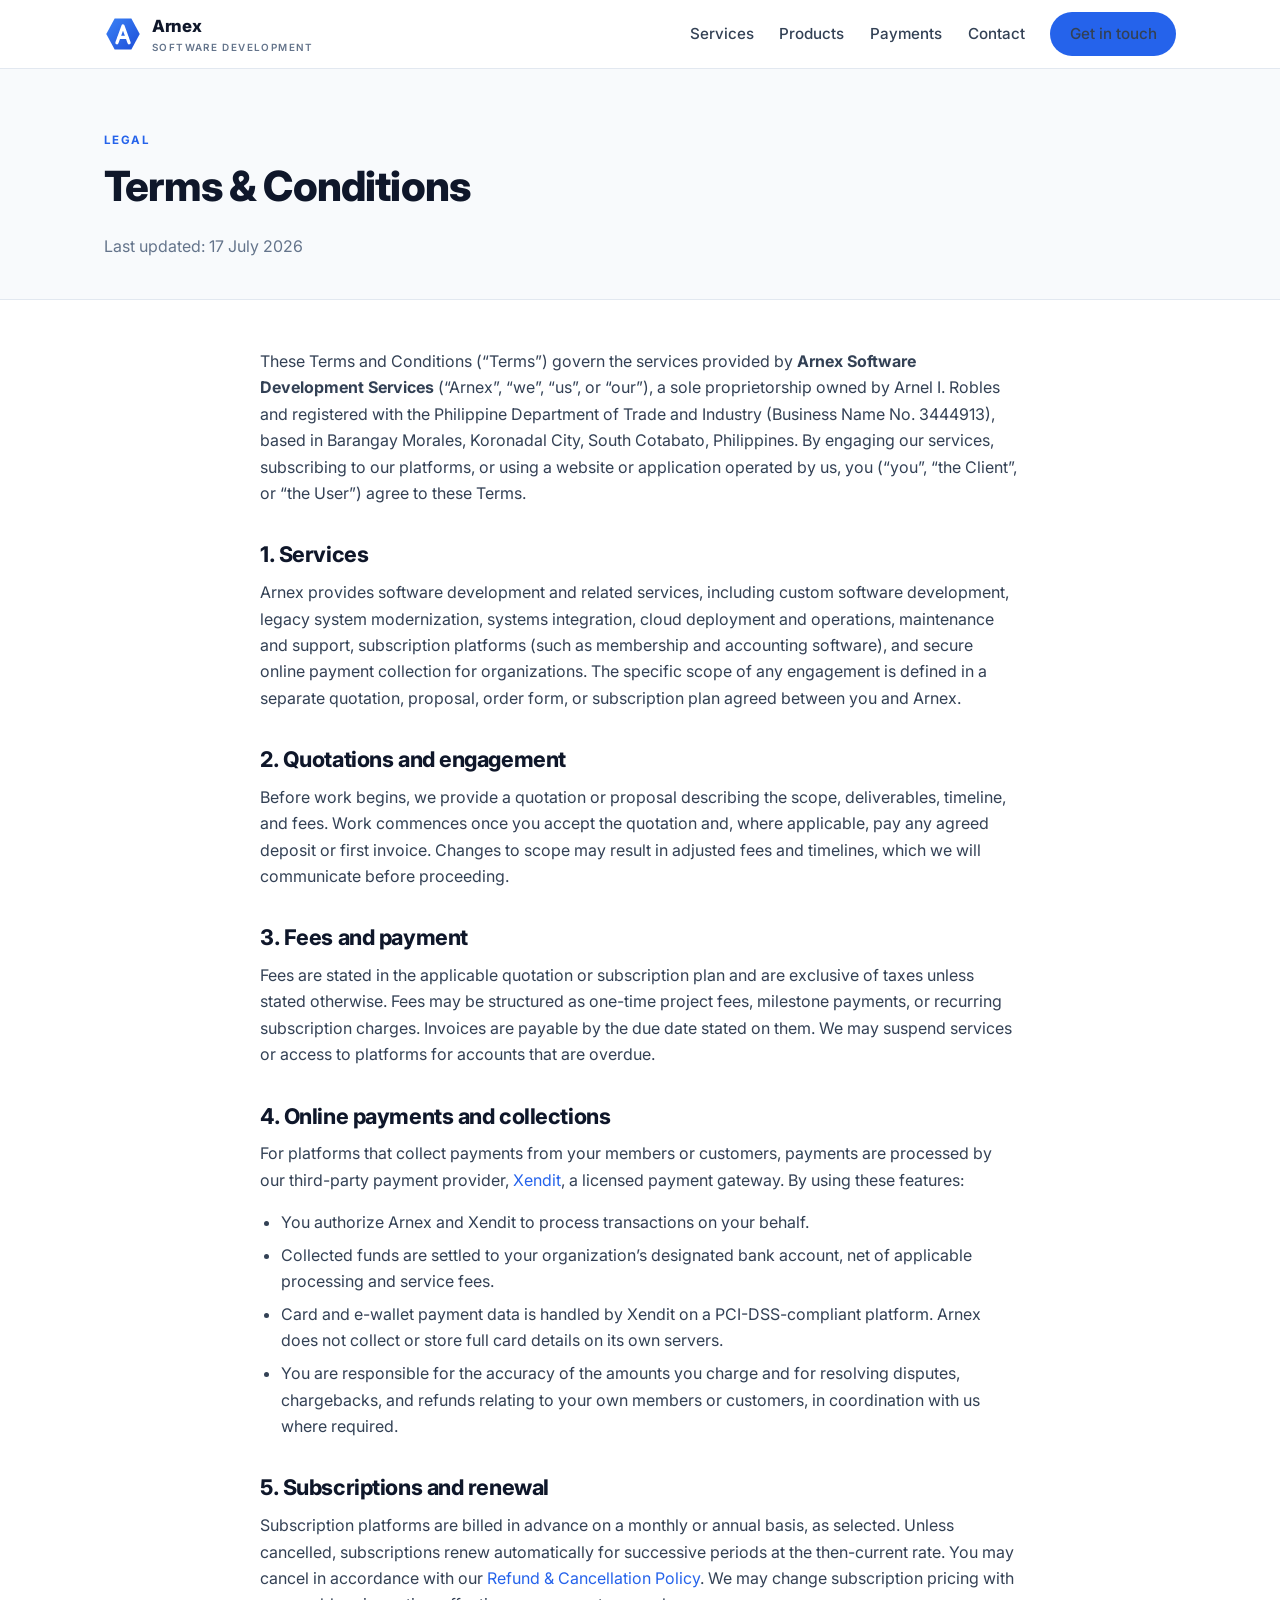
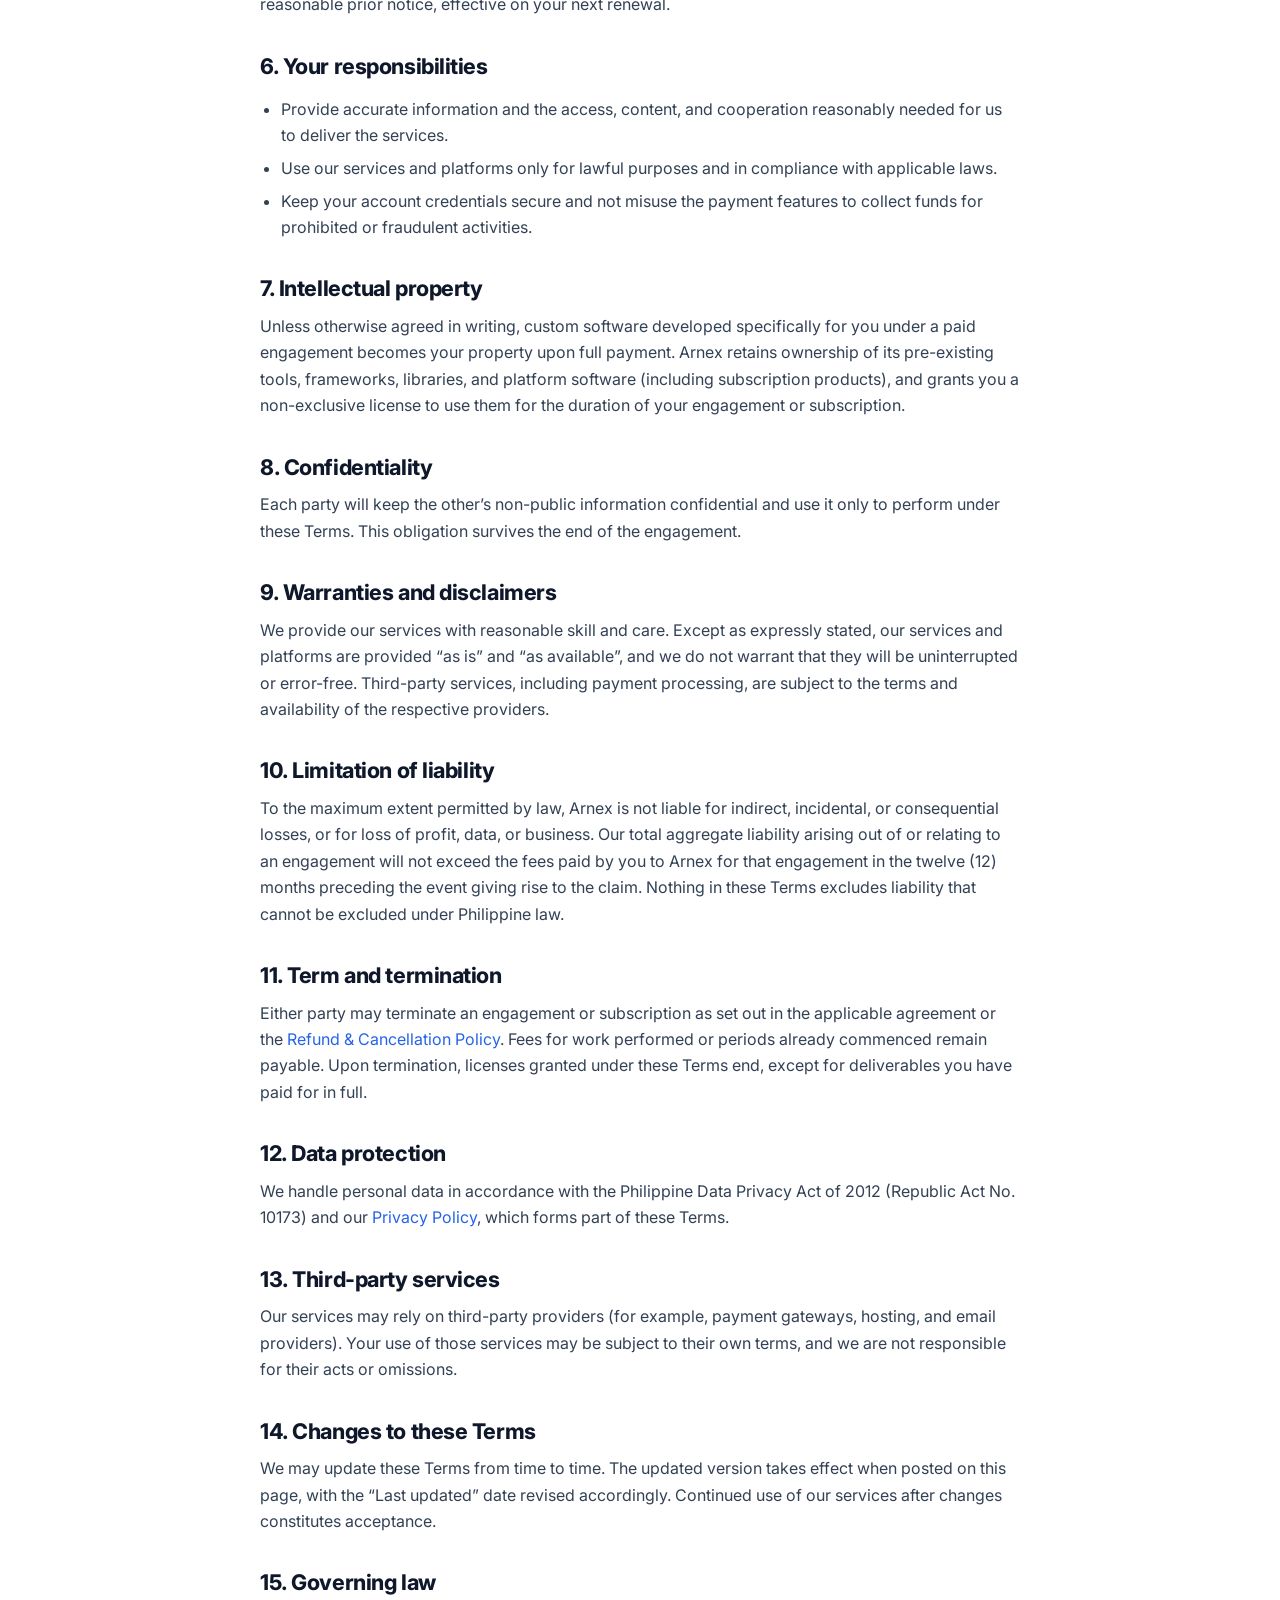
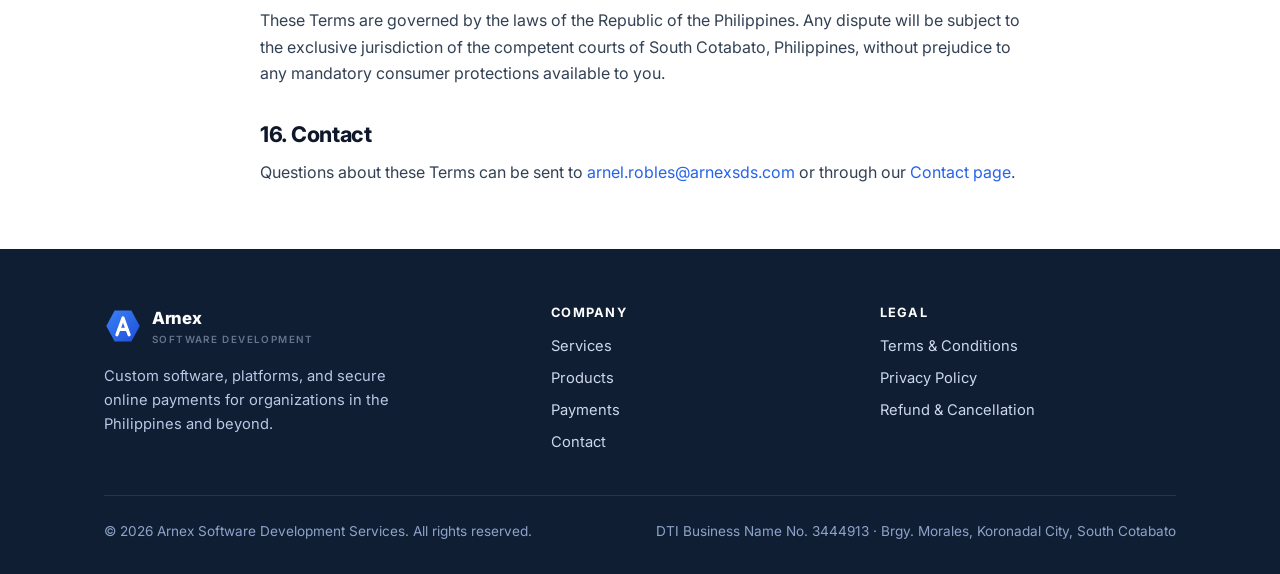
<file: terms.html>
<!DOCTYPE html>
<html lang="en">
<head>
  <meta charset="UTF-8" />
  <meta name="viewport" content="width=device-width, initial-scale=1.0" />
  <title>Terms & Conditions | Arnex Software Development Services</title>
  <meta name="description" content="The terms and conditions governing services, subscriptions, and online payments provided by Arnex Software Development Services." />
  <link rel="preconnect" href="https://fonts.googleapis.com" />
  <link rel="preconnect" href="https://fonts.gstatic.com" crossorigin />
  <link href="https://fonts.googleapis.com/css2?family=Inter:wght@400;500;600;700;800&display=swap" rel="stylesheet" />
  <link rel="stylesheet" href="/styles.css" />
  <link rel="icon" type="image/svg+xml" href="/assets/logo.svg" />
</head>
<body>

  <header class="site-header">
    <div class="wrap">
      <a class="brand" href="/">
        <img class="logo" src="/assets/logo.svg" alt="Arnex logo" width="38" height="38" />
        <span><span class="brand-name">Arnex</span><span class="brand-sub">Software Development</span></span>
      </a>
      <button class="nav-toggle" aria-label="Toggle menu" aria-expanded="false">☰</button>
      <nav class="nav">
        <a href="/services.html">Services</a>
        <a href="/#products">Products</a>
        <a href="/#payments">Payments</a>
        <a href="/contact.html">Contact</a>
        <a class="btn btn-primary" href="/contact.html">Get in touch</a>
      </nav>
    </div>
  </header>

  <div class="page-head">
    <div class="wrap">
      <span class="eyebrow">Legal</span>
      <h1>Terms &amp; Conditions</h1>
      <p class="updated">Last updated: 17 July 2026</p>
    </div>
  </div>

  <div class="wrap">
    <div class="prose">
      <p>These Terms and Conditions (“Terms”) govern the services provided by <strong>Arnex Software Development Services</strong> (“Arnex”, “we”, “us”, or “our”), a sole proprietorship owned by Arnel I. Robles and registered with the Philippine Department of Trade and Industry (Business Name No. 3444913), based in Barangay Morales, Koronadal City, South Cotabato, Philippines. By engaging our services, subscribing to our platforms, or using a website or application operated by us, you (“you”, “the Client”, or “the User”) agree to these Terms.</p>

      <h2>1. Services</h2>
      <p>Arnex provides software development and related services, including custom software development, legacy system modernization, systems integration, cloud deployment and operations, maintenance and support, subscription platforms (such as membership and accounting software), and secure online payment collection for organizations. The specific scope of any engagement is defined in a separate quotation, proposal, order form, or subscription plan agreed between you and Arnex.</p>

      <h2>2. Quotations and engagement</h2>
      <p>Before work begins, we provide a quotation or proposal describing the scope, deliverables, timeline, and fees. Work commences once you accept the quotation and, where applicable, pay any agreed deposit or first invoice. Changes to scope may result in adjusted fees and timelines, which we will communicate before proceeding.</p>

      <h2>3. Fees and payment</h2>
      <p>Fees are stated in the applicable quotation or subscription plan and are exclusive of taxes unless stated otherwise. Fees may be structured as one-time project fees, milestone payments, or recurring subscription charges. Invoices are payable by the due date stated on them. We may suspend services or access to platforms for accounts that are overdue.</p>

      <h2>4. Online payments and collections</h2>
      <p>For platforms that collect payments from your members or customers, payments are processed by our third-party payment provider, <a href="https://www.xendit.co" target="_blank" rel="noopener">Xendit</a>, a licensed payment gateway. By using these features:</p>
      <ul>
        <li>You authorize Arnex and Xendit to process transactions on your behalf.</li>
        <li>Collected funds are settled to your organization’s designated bank account, net of applicable processing and service fees.</li>
        <li>Card and e-wallet payment data is handled by Xendit on a PCI-DSS-compliant platform. Arnex does not collect or store full card details on its own servers.</li>
        <li>You are responsible for the accuracy of the amounts you charge and for resolving disputes, chargebacks, and refunds relating to your own members or customers, in coordination with us where required.</li>
      </ul>

      <h2>5. Subscriptions and renewal</h2>
      <p>Subscription platforms are billed in advance on a monthly or annual basis, as selected. Unless cancelled, subscriptions renew automatically for successive periods at the then-current rate. You may cancel in accordance with our <a href="/refund.html">Refund &amp; Cancellation Policy</a>. We may change subscription pricing with reasonable prior notice, effective on your next renewal.</p>

      <h2>6. Your responsibilities</h2>
      <ul>
        <li>Provide accurate information and the access, content, and cooperation reasonably needed for us to deliver the services.</li>
        <li>Use our services and platforms only for lawful purposes and in compliance with applicable laws.</li>
        <li>Keep your account credentials secure and not misuse the payment features to collect funds for prohibited or fraudulent activities.</li>
      </ul>

      <h2>7. Intellectual property</h2>
      <p>Unless otherwise agreed in writing, custom software developed specifically for you under a paid engagement becomes your property upon full payment. Arnex retains ownership of its pre-existing tools, frameworks, libraries, and platform software (including subscription products), and grants you a non-exclusive license to use them for the duration of your engagement or subscription.</p>

      <h2>8. Confidentiality</h2>
      <p>Each party will keep the other’s non-public information confidential and use it only to perform under these Terms. This obligation survives the end of the engagement.</p>

      <h2>9. Warranties and disclaimers</h2>
      <p>We provide our services with reasonable skill and care. Except as expressly stated, our services and platforms are provided “as is” and “as available”, and we do not warrant that they will be uninterrupted or error-free. Third-party services, including payment processing, are subject to the terms and availability of the respective providers.</p>

      <h2>10. Limitation of liability</h2>
      <p>To the maximum extent permitted by law, Arnex is not liable for indirect, incidental, or consequential losses, or for loss of profit, data, or business. Our total aggregate liability arising out of or relating to an engagement will not exceed the fees paid by you to Arnex for that engagement in the twelve (12) months preceding the event giving rise to the claim. Nothing in these Terms excludes liability that cannot be excluded under Philippine law.</p>

      <h2>11. Term and termination</h2>
      <p>Either party may terminate an engagement or subscription as set out in the applicable agreement or the <a href="/refund.html">Refund &amp; Cancellation Policy</a>. Fees for work performed or periods already commenced remain payable. Upon termination, licenses granted under these Terms end, except for deliverables you have paid for in full.</p>

      <h2>12. Data protection</h2>
      <p>We handle personal data in accordance with the Philippine Data Privacy Act of 2012 (Republic Act No. 10173) and our <a href="/privacy.html">Privacy Policy</a>, which forms part of these Terms.</p>

      <h2>13. Third-party services</h2>
      <p>Our services may rely on third-party providers (for example, payment gateways, hosting, and email providers). Your use of those services may be subject to their own terms, and we are not responsible for their acts or omissions.</p>

      <h2>14. Changes to these Terms</h2>
      <p>We may update these Terms from time to time. The updated version takes effect when posted on this page, with the “Last updated” date revised accordingly. Continued use of our services after changes constitutes acceptance.</p>

      <h2>15. Governing law</h2>
      <p>These Terms are governed by the laws of the Republic of the Philippines. Any dispute will be subject to the exclusive jurisdiction of the competent courts of South Cotabato, Philippines, without prejudice to any mandatory consumer protections available to you.</p>

      <h2>16. Contact</h2>
      <p>Questions about these Terms can be sent to <a data-email data-user="arnel.robles" data-domain="arnexsds.com" href="#">our team</a> or through our <a href="/contact.html">Contact page</a>.</p>
    </div>
  </div>

  <footer class="site-footer">
    <div class="wrap">
      <div class="footer-top">
        <div>
          <a class="brand" href="/"><img class="logo" src="/assets/logo.svg" alt="Arnex logo" width="38" height="38" /><span><span class="brand-name">Arnex</span><span class="brand-sub">Software Development</span></span></a>
          <p style="margin-top:1rem;max-width:34ch;">Custom software, platforms, and secure online payments for organizations in the Philippines and beyond.</p>
        </div>
        <div>
          <h4>Company</h4>
          <ul>
            <li><a href="/services.html">Services</a></li>
            <li><a href="/#products">Products</a></li>
            <li><a href="/#payments">Payments</a></li>
            <li><a href="/contact.html">Contact</a></li>
          </ul>
        </div>
        <div>
          <h4>Legal</h4>
          <ul>
            <li><a href="/terms.html">Terms &amp; Conditions</a></li>
            <li><a href="/privacy.html">Privacy Policy</a></li>
            <li><a href="/refund.html">Refund &amp; Cancellation</a></li>
          </ul>
        </div>
      </div>
      <div class="footer-bottom">
        <span>© <span data-year>2026</span> Arnex Software Development Services. All rights reserved.</span>
        <span>DTI Business Name No. 3444913 · Brgy. Morales, Koronadal City, South Cotabato</span>
      </div>
    </div>
  </footer>

  <script src="/main.js" defer></script>
</body>
</html>
</file>
<file: styles.css>
/* Arnex Software Development Services - shared styles */
:root {
  --navy: #0f1e33;
  --navy-2: #16294a;
  --blue: #2563eb;
  --blue-dark: #1d4ed8;
  --ink: #0f172a;
  --text: #334155;
  --muted: #64748b;
  --line: #e2e8f0;
  --bg: #ffffff;
  --bg-soft: #f8fafc;
  --radius: 14px;
  --shadow: 0 10px 30px -12px rgba(15, 30, 51, 0.18);
  --wrap: 1120px;
  --font: "Inter", -apple-system, BlinkMacSystemFont, "Segoe UI", Roboto, Helvetica, Arial, sans-serif;
}

* { box-sizing: border-box; }

html { scroll-behavior: smooth; }

body {
  margin: 0;
  font-family: var(--font);
  color: var(--text);
  background: var(--bg);
  line-height: 1.65;
  -webkit-font-smoothing: antialiased;
}

h1, h2, h3, h4 { color: var(--ink); line-height: 1.2; letter-spacing: -0.02em; margin: 0 0 0.5em; }
h1 { font-size: clamp(2rem, 4.5vw, 3.1rem); font-weight: 800; }
h2 { font-size: clamp(1.5rem, 3vw, 2.1rem); font-weight: 750; }
h3 { font-size: 1.2rem; font-weight: 700; }
p { margin: 0 0 1rem; }
a { color: var(--blue); text-decoration: none; }
a:hover { text-decoration: underline; }

.wrap { max-width: var(--wrap); margin: 0 auto; padding: 0 24px; }

.eyebrow {
  display: inline-block;
  font-size: 0.72rem;
  font-weight: 700;
  letter-spacing: 0.12em;
  text-transform: uppercase;
  color: var(--blue);
  margin-bottom: 0.75rem;
}

/* ---------- Buttons ---------- */
.btn {
  display: inline-block;
  padding: 0.8rem 1.5rem;
  border-radius: 999px;
  font-weight: 600;
  font-size: 0.95rem;
  border: 1px solid transparent;
  cursor: pointer;
  transition: background 0.2s, border-color 0.2s, color 0.2s, transform 0.2s;
}
.btn:hover { text-decoration: none; transform: translateY(-1px); }
.btn-primary { background: var(--blue); color: #fff; }
.btn-primary:hover { background: var(--blue-dark); color: #fff; }
.btn-ghost { background: transparent; color: var(--ink); border-color: var(--line); }
.btn-ghost:hover { border-color: var(--blue); color: var(--blue); }
.btn-light { background: #fff; color: var(--navy); }
.btn-light:hover { background: #eef2ff; color: var(--navy); }
.btn-outline-light { background: transparent; color: #fff; border-color: rgba(255,255,255,0.4); }
.btn-outline-light:hover { border-color: #fff; color: #fff; }

/* ---------- Header ---------- */
.site-header {
  position: sticky;
  top: 0;
  z-index: 50;
  background: rgba(255, 255, 255, 0.9);
  backdrop-filter: saturate(180%) blur(10px);
  border-bottom: 1px solid var(--line);
}
.site-header .wrap {
  display: flex;
  align-items: center;
  justify-content: space-between;
  height: 68px;
}
.brand { display: flex; align-items: center; gap: 10px; font-weight: 800; color: var(--ink); letter-spacing: -0.02em; }
.brand:hover { text-decoration: none; }
.brand .logo {
  width: 34px; height: 34px; border-radius: 9px;
  background: linear-gradient(135deg, var(--blue), var(--navy));
  color: #fff; display: grid; place-items: center; font-weight: 800; font-size: 1rem;
}
.brand img.logo {
  width: 38px; height: 38px; border-radius: 8px;
  background: none; object-fit: contain; display: block;
}
.brand .brand-name { font-size: 1.05rem; }
.brand .brand-sub { display: block; font-size: 0.62rem; font-weight: 600; letter-spacing: 0.14em; text-transform: uppercase; color: var(--muted); margin-top: -2px; }
.nav { display: flex; align-items: center; gap: 1.6rem; }
.nav a { color: var(--text); font-weight: 500; font-size: 0.95rem; }
.nav a:hover { color: var(--blue); text-decoration: none; }
.nav .btn { padding: 0.55rem 1.15rem; }
.nav-toggle { display: none; background: none; border: 0; font-size: 1.5rem; color: var(--ink); cursor: pointer; }

@media (max-width: 820px) {
  .nav { display: none; position: absolute; top: 68px; left: 0; right: 0; flex-direction: column; align-items: stretch; gap: 0; background: #fff; border-bottom: 1px solid var(--line); padding: 0.5rem 0; }
  .nav.open { display: flex; }
  .nav a { padding: 0.8rem 24px; }
  .nav .btn { margin: 0.5rem 24px; text-align: center; }
  .nav-toggle { display: block; }
}

/* ---------- Hero ---------- */
.hero {
  background: radial-gradient(1200px 500px at 80% -10%, #1e3a68 0%, var(--navy) 55%);
  color: #e6eefc;
  padding: 5.5rem 0 5rem;
}
.hero h1 { color: #fff; max-width: 16ch; }
.hero .lede { font-size: 1.2rem; color: #b9c8e4; max-width: 46ch; margin: 1.25rem 0 2rem; }
.hero .actions { display: flex; flex-wrap: wrap; gap: 0.8rem; }
.hero .trustline { margin-top: 2.5rem; font-size: 0.85rem; color: #8ea3c9; display: flex; flex-wrap: wrap; gap: 0.4rem 1.5rem; }
.hero .trustline span { display: inline-flex; align-items: center; gap: 0.4rem; }

/* ---------- Sections ---------- */
section { padding: 4.5rem 0; }
.section-head { max-width: 640px; margin-bottom: 2.5rem; }
.section-head.center { margin-left: auto; margin-right: auto; text-align: center; }
.section-head p { color: var(--muted); font-size: 1.05rem; margin: 0; }
.bg-soft { background: var(--bg-soft); }

/* ---------- Grid + cards ---------- */
.grid { display: grid; gap: 1.25rem; }
.grid.cols-3 { grid-template-columns: repeat(auto-fit, minmax(280px, 1fr)); }
.grid.cols-2 { grid-template-columns: repeat(auto-fit, minmax(320px, 1fr)); }

.card {
  background: #fff;
  border: 1px solid var(--line);
  border-radius: var(--radius);
  padding: 1.75rem;
  transition: box-shadow 0.2s, transform 0.2s, border-color 0.2s;
}
.card:hover { box-shadow: var(--shadow); transform: translateY(-3px); border-color: #cdd8ea; }
.card .ico {
  width: 46px; height: 46px; border-radius: 11px; margin-bottom: 1rem;
  background: #eef2ff; color: var(--blue);
  display: grid; place-items: center;
}
.card .ico svg { width: 24px; height: 24px; }
.card h3 { margin-bottom: 0.4rem; }
.card p { margin: 0; color: var(--muted); font-size: 0.96rem; }

/* ---------- Steps ---------- */
.steps { counter-reset: step; display: grid; gap: 1rem; grid-template-columns: repeat(auto-fit, minmax(230px, 1fr)); }
.step { position: relative; padding: 1.5rem; border: 1px solid var(--line); border-radius: var(--radius); background: #fff; }
.step::before {
  counter-increment: step; content: "0" counter(step);
  font-weight: 800; color: var(--blue); font-size: 0.9rem; letter-spacing: 0.05em;
}
.step h3 { margin: 0.5rem 0 0.35rem; font-size: 1.05rem; }
.step p { margin: 0; font-size: 0.92rem; color: var(--muted); }

/* ---------- Pricing / product cards ---------- */
.price-card { display: flex; flex-direction: column; }
.price-card .tag { font-size: 0.8rem; font-weight: 700; color: var(--blue); text-transform: uppercase; letter-spacing: 0.08em; }
.price-card ul { list-style: none; padding: 0; margin: 1rem 0 1.5rem; }
.price-card li { padding: 0.4rem 0 0.4rem 1.6rem; position: relative; font-size: 0.95rem; }
.price-card li::before { content: "✓"; position: absolute; left: 0; color: #16a34a; font-weight: 700; }
.price-card .btn { margin-top: auto; text-align: center; }

/* ---------- CTA band ---------- */
.cta-band { background: var(--navy); color: #fff; text-align: center; }
.cta-band h2 { color: #fff; }
.cta-band p { color: #b9c8e4; max-width: 52ch; margin: 0 auto 2rem; }

/* ---------- Legal / prose pages ---------- */
.page-head { background: var(--bg-soft); border-bottom: 1px solid var(--line); padding: 3.5rem 0 2.5rem; }
.page-head h1 { font-size: clamp(1.8rem, 3.5vw, 2.6rem); }
.page-head p { color: var(--muted); margin: 0; }
.prose { max-width: 760px; margin: 0 auto; padding: 3rem 0; }
.prose h2 { font-size: 1.35rem; margin-top: 2.25rem; }
.prose h3 { font-size: 1.1rem; margin-top: 1.5rem; }
.prose ul, .prose ol { padding-left: 1.3rem; }
.prose li { margin-bottom: 0.4rem; }
.prose .updated { color: var(--muted); font-size: 0.9rem; }
.prose .callout { background: var(--bg-soft); border: 1px solid var(--line); border-left: 3px solid var(--blue); border-radius: 8px; padding: 1rem 1.25rem; }
.placeholder { background: #fff7ed; color: #9a3412; padding: 0 4px; border-radius: 4px; font-weight: 600; }

/* ---------- Contact ---------- */
.contact-grid { display: grid; grid-template-columns: 1.1fr 0.9fr; gap: 2.5rem; }
.contact-info dt { font-weight: 700; color: var(--ink); margin-top: 1.1rem; font-size: 0.9rem; }
.contact-info dd { margin: 0.15rem 0 0; color: var(--text); }
.field { margin-bottom: 1rem; }
.field label { display: block; font-weight: 600; font-size: 0.9rem; color: var(--ink); margin-bottom: 0.35rem; }
.field input, .field textarea {
  width: 100%; padding: 0.7rem 0.85rem; border: 1px solid var(--line); border-radius: 10px;
  font-family: inherit; font-size: 0.95rem; color: var(--ink); background: #fff;
}
.field input:focus, .field textarea:focus { outline: none; border-color: var(--blue); box-shadow: 0 0 0 3px rgba(37, 99, 235, 0.12); }
@media (max-width: 760px) { .contact-grid { grid-template-columns: 1fr; } }

/* ---------- Footer ---------- */
.site-footer { background: var(--navy); color: #b9c8e4; padding: 3.5rem 0 2rem; font-size: 0.92rem; }
.site-footer a { color: #cdd8ea; }
.site-footer a:hover { color: #fff; }
.footer-top { display: grid; grid-template-columns: 1.4fr 1fr 1fr; gap: 2rem; padding-bottom: 2rem; border-bottom: 1px solid rgba(255,255,255,0.1); }
.site-footer .brand .brand-name, .site-footer .brand { color: #fff; }
.site-footer h4 { color: #fff; font-size: 0.8rem; text-transform: uppercase; letter-spacing: 0.1em; margin-bottom: 0.8rem; }
.site-footer ul { list-style: none; padding: 0; margin: 0; }
.site-footer li { margin-bottom: 0.5rem; }
.footer-bottom { padding-top: 1.5rem; display: flex; flex-wrap: wrap; justify-content: space-between; gap: 0.5rem; font-size: 0.85rem; color: #8ea3c9; }
@media (max-width: 760px) { .footer-top { grid-template-columns: 1fr; gap: 1.5rem; } }

/* reveal on scroll */
.reveal { opacity: 0; transform: translateY(16px); transition: opacity 0.6s ease, transform 0.6s ease; }
.reveal.in { opacity: 1; transform: none; }
@media (prefers-reduced-motion: reduce) { .reveal { opacity: 1; transform: none; transition: none; } }
</file>
